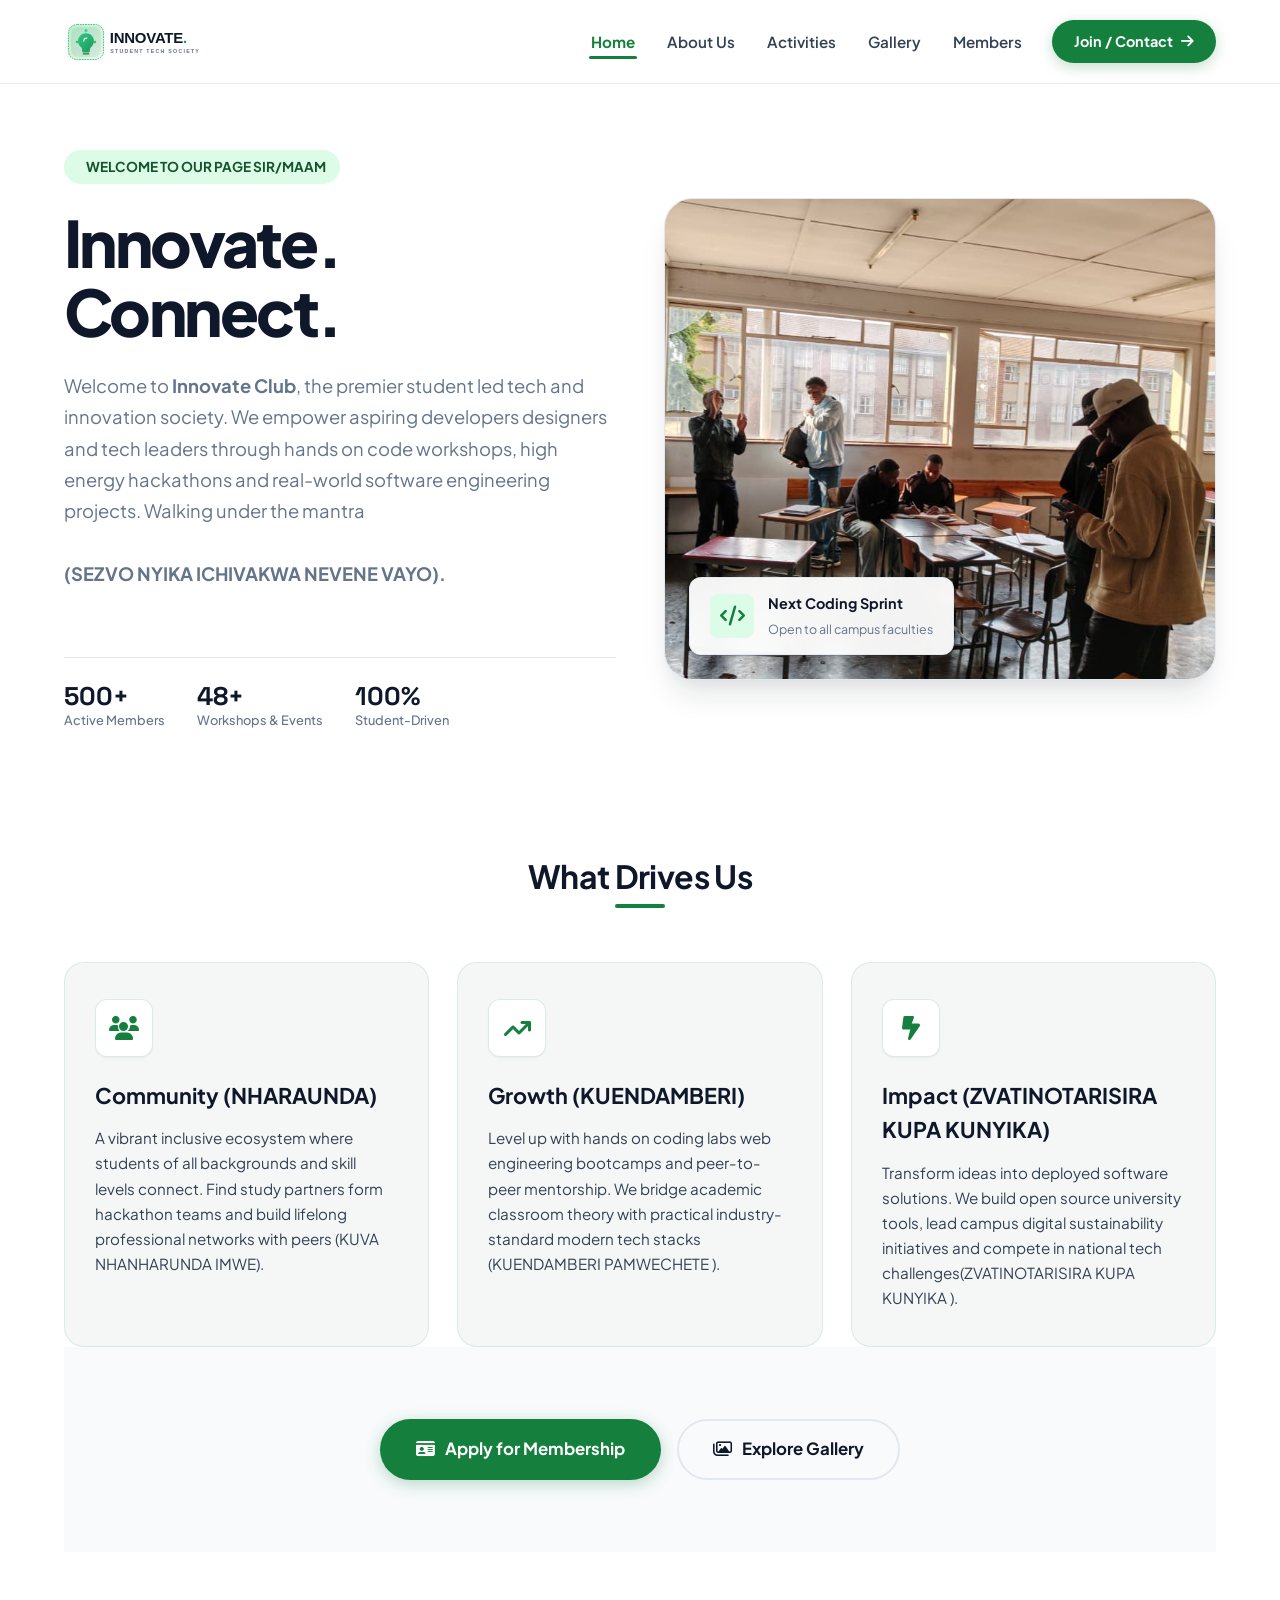
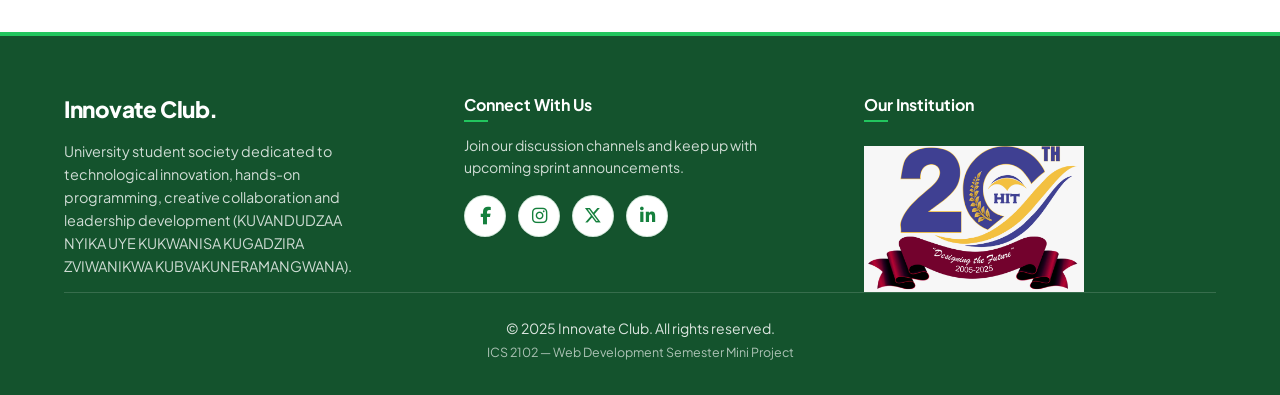
<file: index.html>
<!DOCTYPE html>
<html lang="en">
<head>
  <meta charset="UTF-8">
  <meta name="viewport" content="width=device-width, initial-scale=1.0">
  <title>Innovate Club — Student Tech & Innovation Society | Home</title>
  <meta name="description" content="Official website for Innovate Club — University student tech community fostering programming skills, hackathons, innovation, and leadership.">
  <link rel="icon" type="image/svg+xml" href="images/logo/favicon.svg">
  
  <!-- Font Awesome CDN for Icons -->
  <link rel="stylesheet" href="https://cdnjs.cloudflare.com/ajax/libs/font-awesome/6.5.1/css/all.min.css">
  
  <!-- Main Stylesheet -->
  <link rel="stylesheet" href="css/style.css">
</head>
<body>

  <!-- Site Header & Shared Navigation -->
  <header class="site-header" id="header">
    <div class="container header-container">
      <a href="index.html" class="brand-link" id="brandLogoLink">
        <img src="images/logo/logo.svg" alt="Innovate Club Logo" class="brand-logo">
      </a>

      <!-- Desktop & Mobile Navigation Menu -->
      <nav class="nav-menu" id="navMenu" aria-label="Main Navigation">
        <ul class="nav-list">
          <li><a href="index.html" class="nav-link active" id="navHome">Home</a></li>
          <li><a href="about.html" class="nav-link" id="navAbout">About Us</a></li>
          <li><a href="activities.html" class="nav-link" id="navActivities">Activities</a></li>
          <li><a href="gallery.html" class="nav-link" id="navGallery">Gallery</a></li>
          <li><a href="members.html" class="nav-link" id="navMembers">Members</a></li>
          <li><a href="join.html" class="nav-cta-btn" id="navJoin">Join / Contact <i class="fa-solid fa-arrow-right"></i></a></li>
        </ul>
      </nav>

      <!-- Mobile Navigation Hamburger Toggle -->
      <button class="mobile-toggle" id="mobileNavToggle" aria-label="Toggle Navigation Menu" aria-expanded="false">
        <i class="fa-solid fa-bars"></i>
      </button>
    </div>
  </header>

  <main class="main-content">
    
    <!-- Hero Section -->
    <section class="hero-section" id="hero">
      <div class="container hero-grid">
        
        <!-- Left Hero Content -->
        <div class="hero-content">
          <div class="hero-pill">
            <i class="fa-solid fa-sparkles"></i>  WELCOME TO OUR PAGE SIR/MAAM
          </div>
          
          <!-- Large bold headline, one word per line, last word in green -->
        <h1 class="hero-headline">
    <span>Innovate.</span>
    <span>Connect.</span>
</h1>

          <p class="hero-intro">
            Welcome to <strong>Innovate Club</strong>, the premier student led tech and innovation society. 
            We empower aspiring developers designers and tech leaders through hands on code workshops, 
            high energy hackathons and real-world software engineering projects. Walking under the mantra 
            <br>
            <br>
            <strong> (SEZVO NYIKA ICHIVAKWA NEVENE VAYO).</strong>
          </p>

          <div class="hero-cta-group">
         
          </div>

          <!-- Quick Stats -->
          <div class="hero-stats-row">
            <div class="stat-item">
              <span class="stat-number">500+</span>
              <span class="stat-label">Active Members</span>
            </div>
            <div class="stat-item">
              <span class="stat-number">48+</span>
              <span class="stat-label">Workshops & Events</span>
            </div>
            <div class="stat-item">
              <span  class="stat-number">100%</span>
              <span class="stat-label">Student-Driven</span>
            </div>
          </div>
        </div>

        <!-- Right Hero Illustration / Visual -->
        <div class="hero-visual">
          <div class="hero-image-card">
            <img src="images/gather arround.jpeg" alt="University students collaborating in modern campus innovation lab" id="heroCollabImage">
            <div class="hero-floating-badge">
              <div class="floating-icon">
                <i class="fa-solid fa-code"></i>
              </div>
              <div class="floating-text">
                <strong>Next Coding Sprint</strong>
                <span>Open to all campus faculties</span>
              </div>
            </div>
          </div>
        </div>

      </div>
    </section>

    <!-- Info Cards Section (Community / Growth / Impact) -->
    <section class="info-cards-section" id="pillars">
      <div class="container">
        
        <div class="section-header">
          <h2 class="section-title with-accent">What Drives Us</h2>
        
        </div>

        <div class="info-cards-grid">
          
          <!-- Card 1: Community -->
          <div class="info-card" id="cardCommunity">
            <div class="info-card-icon">
              <i class="fa-solid fa-users"></i>
            </div>
            <h3 class="info-card-title">Community (NHARAUNDA) </h3>
            <p class="info-card-desc">
              A vibrant  inclusive ecosystem where students of all backgrounds and skill levels connect. 
              Find study partners form hackathon teams and build lifelong professional networks with peers (KUVA NHANHARUNDA IMWE).
            </p>
          </div>

          <!-- Card 2: Growth -->
          <div class="info-card" id="cardGrowth">
            <div class="info-card-icon">
              <i class="fa-solid fa-arrow-trend-up"></i>
            </div>
            <h3 class="info-card-title">Growth (KUENDAMBERI) </h3>
            <p class="info-card-desc">
              Level up with hands on coding labs web engineering bootcamps and peer-to-peer mentorship. 
              We bridge academic classroom theory with practical industry-standard modern tech stacks (KUENDAMBERI PAMWECHETE ).
            </p>
          </div>

          <!-- Card 3: Impact -->
          <div class="info-card" id="cardImpact">
            <div class="info-card-icon">
              <i class="fa-solid fa-bolt-lightning"></i>
            </div>
            <h3 class="info-card-title">Impact (ZVATINOTARISIRA KUPA KUNYIKA) </h3>
            <p class="info-card-desc">
              Transform ideas into deployed software solutions. We build open source university tools, 
              lead campus digital sustainability initiatives and compete in national tech challenges(ZVATINOTARISIRA KUPA KUNYIKA ).
            </p>
          </div>

        </div>


    <!-- Student Spotlight / Callout Section -->
    <section class="section section-alt" id="ctaSection">
      <div class="container" style="text-align: center; max-width: 800px;">
        
        <div style="display:flex; justify-content:center; gap:16px; flex-wrap:wrap;">
          <a href="join.html" class="btn btn-primary btn-lg" id="homeCtaJoin">
            <i class="fa-solid fa-id-card"></i> Apply for Membership
          </a>
          <a href="gallery.html" class="btn btn-secondary btn-lg" id="homeCtaGallery">
            <i class="fa-regular fa-images"></i> Explore Gallery
          </a>
        </div>
      </div>
    </section>

  </main>


  <!-- Footer Section -->
  <footer class="site-footer" id="footer">
  <div class="container">
    <div class="footer-top-grid">
      <div class="footer-brand">
        <h4>Innovate Club.</h4>
        <p>
          University student society dedicated to technological innovation,
          hands-on programming, creative collaboration and leadership
          development (KUVANDUDZAA NYIKA UYE KUKWANISA KUGADZIRA
          ZVIWANIKWA KUBVAKUNERAMANGWANA).
        </p>
      </div>

      <div class="footer-col footer-connect">
        <h5>Connect With Us</h5>
        <p class="footer-description">
          Join our discussion channels and keep up with upcoming sprint announcements.
        </p>

        <div class="social-icons-row">
          <a href="https://facebook.com" target="_blank" rel="noopener noreferrer"
             class="social-circle-btn" aria-label="Facebook">
            <i class="fa-brands fa-facebook-f"></i>
          </a>
          <a href="https://instagram.com" target="_blank" rel="noopener noreferrer"
             class="social-circle-btn" aria-label="Instagram">
            <i class="fa-brands fa-instagram"></i>
          </a>
          <a href="https://twitter.com" target="_blank" rel="noopener noreferrer"
             class="social-circle-btn" aria-label="X">
            <i class="fa-brands fa-x-twitter"></i>
          </a>
          <a href="https://linkedin.com" target="_blank" rel="noopener noreferrer"
             class="social-circle-btn" aria-label="LinkedIn">
            <i class="fa-brands fa-linkedin-in"></i>
          </a>
        </div>
      </div>

      <div class="footer-col footer-institution">
        <h5>Our Institution</h5>
        <a href="https://www.hit.ac.zw/" target="_blank" rel="noopener noreferrer"
           aria-label="Harare Institute of Technology website">
          <img
            class="hit-logo"
            src="images/hit logo.jpg"
            alt="Harare Institute of Technology"
          >
        </a>
      </div>
    </div>

    <div class="footer-bottom">
      <p>&copy; 2025 Innovate Club. All rights reserved.</p>
      <p class="footer-course-tag">
        ICS 2102 — Web Development Semester Mini Project
      </p>
    </div>
  </div>
</footer>

<script src="js/script.js"></script>
</body>
</html>
</file>
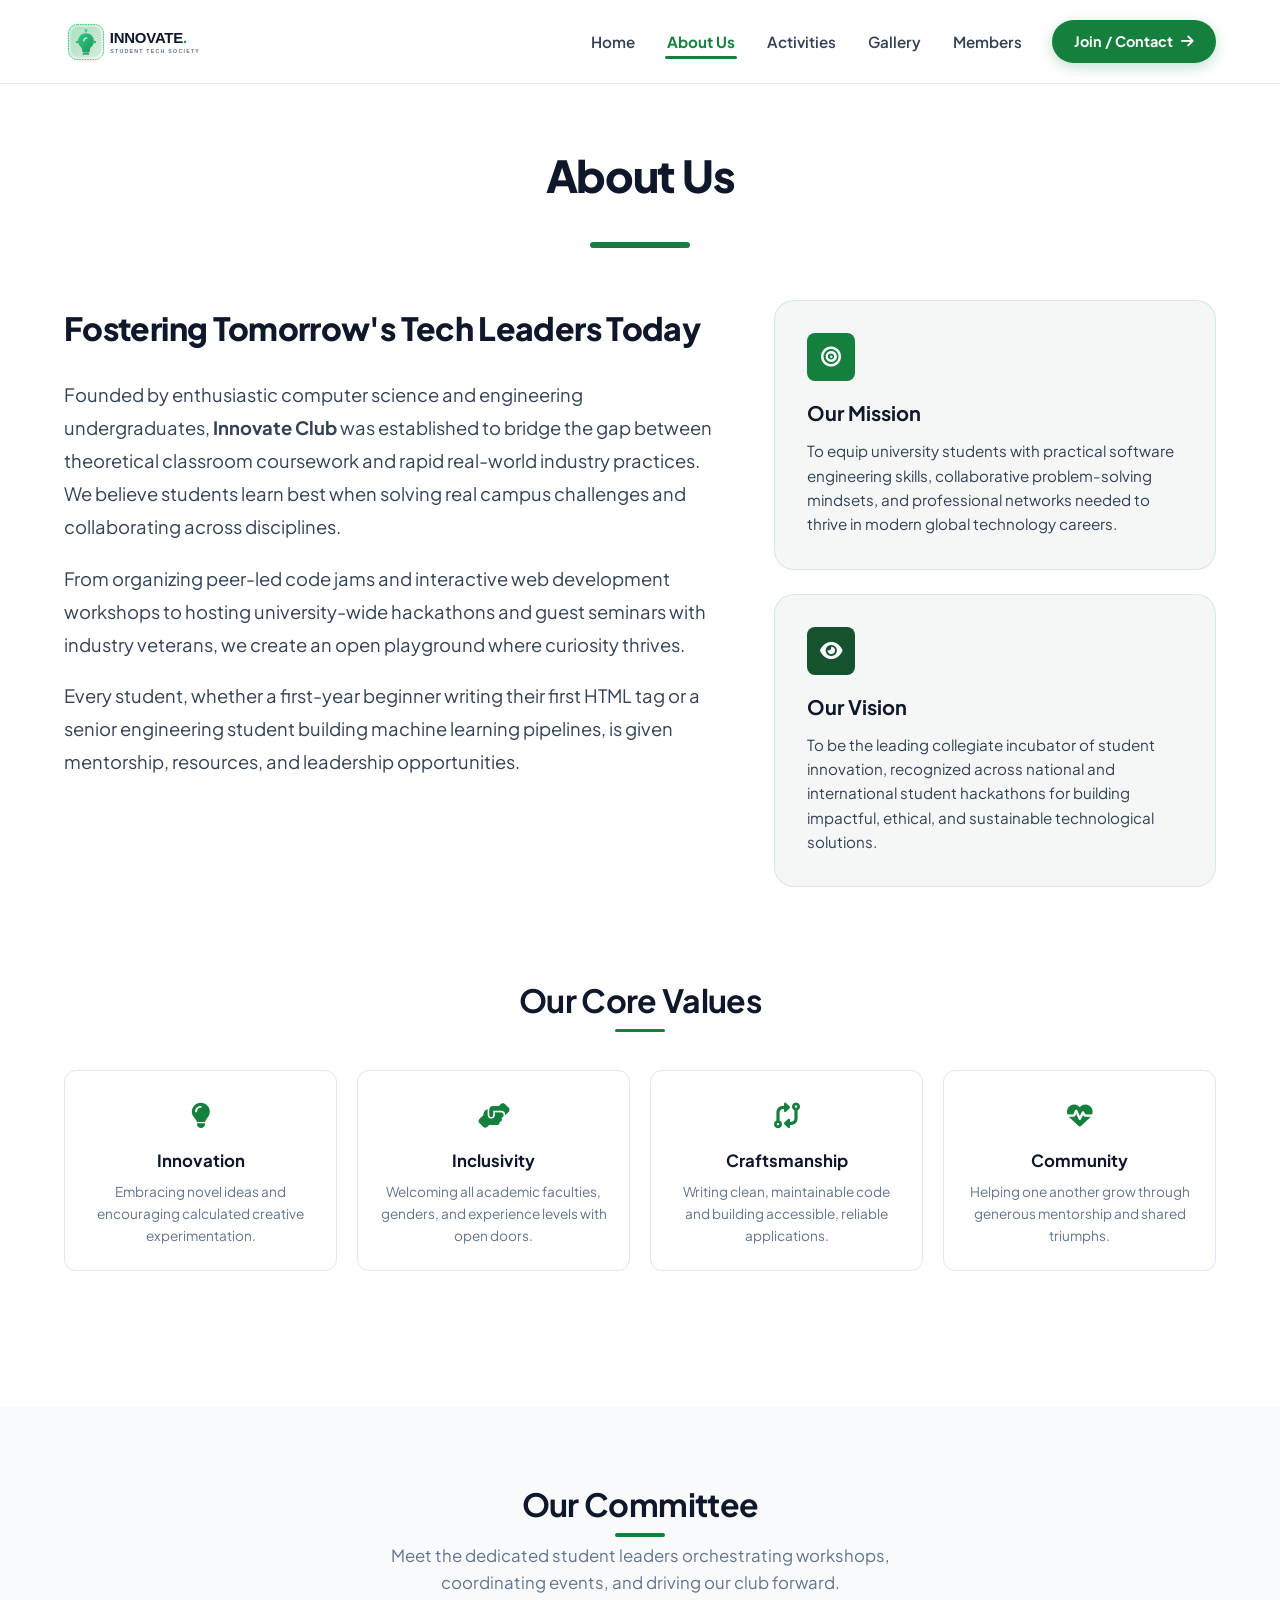
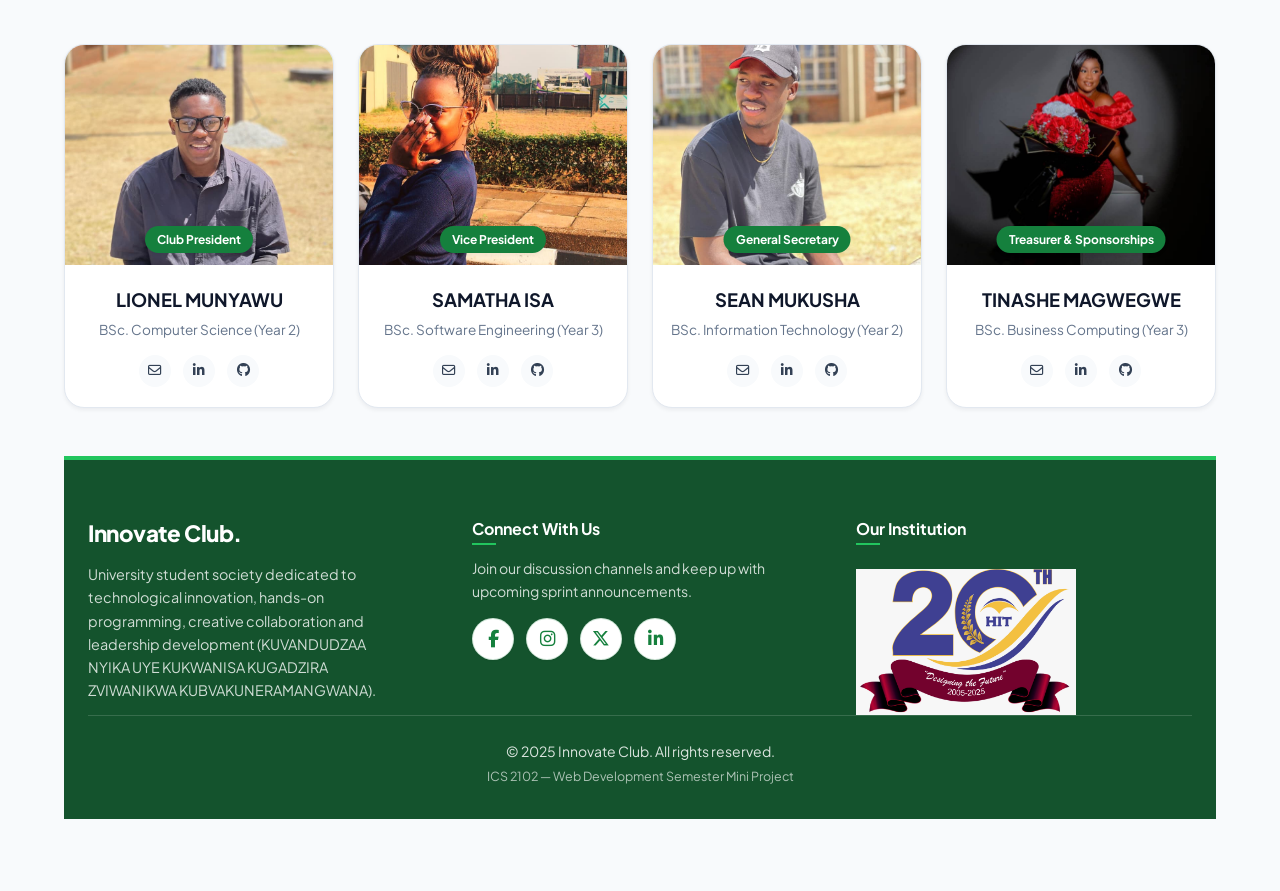
<file: about.html>
<!DOCTYPE html>
<html lang="en">
<head>
  <meta charset="UTF-8">
  <meta name="viewport" content="width=device-width, initial-scale=1.0">
  <title>About Us — Innovate Club | Student Tech & Innovation Society</title>
  <meta name="description" content="Learn about Innovate Club's mission, vision, committee leaders, and student-centric initiatives at the university.">
  <link rel="icon" type="image/svg+xml" href="images/logo/favicon.svg">
  
  <!-- Font Awesome CDN -->
  <link rel="stylesheet" href="https://cdnjs.cloudflare.com/ajax/libs/font-awesome/6.5.1/css/all.min.css">
  
  <!-- Main Stylesheet -->
  <link rel="stylesheet" href="css/style.css">
</head>
<body>

  <!-- Site Header & Shared Navigation -->
  <header class="site-header" id="header">
    <div class="container header-container">
      <a href="index.html" class="brand-link" id="brandLogoLink">
        <img src="images/logo/logo.svg" alt="Innovate Club Logo" class="brand-logo">
      </a>

      <nav class="nav-menu" id="navMenu" aria-label="Main Navigation">
        <ul class="nav-list">
          <li><a href="index.html" class="nav-link" id="navHome">Home</a></li>
          <li><a href="about.html" class="nav-link active" id="navAbout">About Us</a></li>
          <li><a href="activities.html" class="nav-link" id="navActivities">Activities</a></li>
          <li><a href="gallery.html" class="nav-link" id="navGallery">Gallery</a></li>
          <li><a href="members.html" class="nav-link" id="navMembers">Members</a></li>
          <li><a href="join.html" class="nav-cta-btn" id="navJoin">Join / Contact <i class="fa-solid fa-arrow-right"></i></a></li>
        </ul>
      </nav>

      <button class="mobile-toggle" id="mobileNavToggle" aria-label="Toggle Navigation Menu">
        <i class="fa-solid fa-bars"></i>
      </button>
    </div>
  </header>

  <main class="main-content">

    <!-- Page Header with Green Underline Accent -->
<section class="page-header">
    <div class="container">
        <h1 class="page-title">
            <span>About Us</span>
        </h1>
    </div>
</section>

    <!-- Intro & Mission / Vision Grid -->
    <section class="section" style="padding-top: 20px;">
      <div class="container">
        
        <div class="about-hero-grid">
          
          <!-- Left: Club Story & Purpose -->
          <div class="about-intro-text">
            <h2 style="font-size: 2rem; font-weight: 800; color: var(--color-text-main); margin-bottom: 20px; letter-spacing: -0.02em;">
              Fostering Tomorrow's Tech Leaders Today
            </h2>
            <p>
              Founded by enthusiastic computer science and engineering undergraduates, <strong>Innovate Club</strong> 
              was established to bridge the gap between theoretical classroom coursework and rapid real-world industry practices. 
              We believe students learn best when solving real campus challenges and collaborating across disciplines.
            </p>
            <p>
              From organizing peer-led code jams and interactive web development workshops to hosting university-wide 
              hackathons and guest seminars with industry veterans, we create an open playground where curiosity thrives.
            </p>
            <p>
              Every student, whether a first-year beginner writing their first HTML tag or a senior engineering student 
              building machine learning pipelines, is given mentorship, resources, and leadership opportunities.
            </p>

            <div style="margin-top: 32px; display: flex; gap: 16px; flex-wrap: wrap;">
              
             
            </div>
          </div>

          <!-- Right: Mission & Vision Cards (Light Card Background) -->
          <div class="about-cards-col">
            
            <div class="card-callout">
              <div class="card-callout-icon">
                <i class="fa-solid fa-bullseye"></i>
              </div>
              <h3 class="card-callout-title">Our Mission</h3>
              <p class="card-callout-desc">
                To equip university students with practical software engineering skills, collaborative 
                problem-solving mindsets, and professional networks needed to thrive in modern global technology careers.
              </p>
            </div>

            <div class="card-callout">
              <div class="card-callout-icon" style="background-color: var(--color-primary-dark);">
                <i class="fa-solid fa-eye"></i>
              </div>
              <h3 class="card-callout-title">Our Vision</h3>
              <p class="card-callout-desc">
                To be the leading collegiate incubator of student innovation, recognized across national and international 
                student hackathons for building impactful, ethical, and sustainable technological solutions.
              </p>
            </div>

          </div>

        </div>

        <!-- Core Values Grid -->
        <div class="section-header" style="margin-top: 40px; margin-bottom: 32px;">
          <h3 class="section-title with-accent">Our Core Values</h3>
        </div>

        <div class="values-grid">
          <div class="value-item">
            <div class="value-icon"><i class="fa-solid fa-lightbulb"></i></div>
            <h4>Innovation</h4>
            <p>Embracing novel ideas and encouraging calculated creative experimentation.</p>
          </div>
          <div class="value-item">
            <div class="value-icon"><i class="fa-solid fa-handshake-angle"></i></div>
            <h4>Inclusivity</h4>
            <p>Welcoming all academic faculties, genders, and experience levels with open doors.</p>
          </div>
          <div class="value-item">
            <div class="value-icon"><i class="fa-solid fa-code-compare"></i></div>
            <h4>Craftsmanship</h4>
            <p>Writing clean, maintainable code and building accessible, reliable applications.</p>
          </div>
          <div class="value-item">
            <div class="value-icon"><i class="fa-solid fa-heart-pulse"></i></div>
            <h4>Community</h4>
            <p>Helping one another grow through generous mentorship and shared triumphs.</p>
          </div>
        </div>

      </div>
    </section>

    <!-- Committee Section (Cards + HTML Table) -->
    <section class="section section-alt" id="committeeSection">
      <div class="container">
        
        <div class="section-header">
          <h2 class="section-title with-accent">Our Committee</h2>
          <p class="section-desc">
            Meet the dedicated student leaders orchestrating workshops, coordinating events, and driving our club forward.
          </p>
        </div>

        <!-- Committee Member Cards (President, Vice President, Secretary, Treasurer) -->
        <div class="committee-cards-grid">
          
          <!-- President -->
          <div class="member-card">
            <div class="member-avatar-box">
              <img src="images/presi leo.jpeg" alt="LIONEL MUNYAWU  - President" loading="lazy">
              <span class="member-role-badge">Club President</span>
            </div>
            <div class="member-info">
              <h3 class="member-name">LIONEL MUNYAWU </h3>
              <p class="member-course">BSc. Computer Science (Year 2)</p>
              <div class="member-socials">
                <a href="mailto:lionel.president@innovateclub.edu" title="Email Lionel"><i class="fa-regular fa-envelope"></i></a>
                <a href="https://linkedin.com" target="_blank" rel="noopener noreferrer" title="LinkedIn"><i class="fa-brands fa-linkedin-in"></i></a>
                <a href="https://github.com" target="_blank" rel="noopener noreferrer" title="GitHub"><i class="fa-brands fa-github"></i></a>
              </div>
            </div>
          </div>

          <!-- Vice President -->
          <div class="member-card">
            <div class="member-avatar-box">
              <img src="images/vice pres isa.jpeg" alt="SAMATHA ISA  - Vice President" loading="lazy">
              <span class="member-role-badge">Vice President</span>
            </div>
            <div class="member-info">
              <h3 class="member-name">SAMATHA ISA  </h3>
              <p class="member-course">BSc. Software Engineering (Year 3)</p>
              <div class="member-socials">
                <a href="mailto:samatha.vp@innovateclub.edu" title="Email Samatha"><i class="fa-regular fa-envelope"></i></a>
                <a href="https://linkedin.com" target="_blank" rel="noopener noreferrer" title="LinkedIn"><i class="fa-brands fa-linkedin-in"></i></a>
                <a href="https://github.com" target="_blank" rel="noopener noreferrer" title="GitHub"><i class="fa-brands fa-github"></i></a>
              </div>
            </div>
          </div>

          <!-- Secretary -->
          <div class="member-card">
            <div class="member-avatar-box">
              <img src="images/sean the secretay.jpeg" alt="SEAN MUKUSHA - Secretary" loading="lazy">
              <span class="member-role-badge">General Secretary</span>
            </div>
            <div class="member-info">
              <h3 class="member-name">SEAN MUKUSHA </h3>
              <p class="member-course">BSc. Information Technology (Year 2)</p>
              <div class="member-socials">
                <a href="mailto:sean.secretary@innovateclub.edu" title="Email Sean"><i class="fa-regular fa-envelope"></i></a>
                <a href="https://linkedin.com" target="_blank" rel="noopener noreferrer" title="LinkedIn"><i class="fa-brands fa-linkedin-in"></i></a>
                <a href="https://github.com" target="_blank" rel="noopener noreferrer" title="GitHub"><i class="fa-brands fa-github"></i></a>
              </div>
            </div>
          </div>

          <!-- Treasurer -->
          <div class="member-card">
            <div class="member-avatar-box">
              <img src="images/TINA.jpeg" alt="TINASHE MAGWEGWE   - Treasurer" loading="lazy">
              <span class="member-role-badge">Treasurer & Sponsorships</span>
            </div>
            <div class="member-info">
              <h3 class="member-name">TINASHE MAGWEGWE </h3>
              <p class="member-course">BSc. Business Computing (Year 3)</p>
              <div class="member-socials">
                <a href="mailto:tinashe.treasurer@innovateclub.edu" title="Email TINASHE"><i class="fa-regular fa-envelope"></i></a>
                <a href="https://linkedin.com" target="_blank" rel="noopener noreferrer" title="LinkedIn"><i class="fa-brands fa-linkedin-in"></i></a>
                <a href="https://github.com" target="_blank" rel="noopener noreferrer" title="GitHub"><i class="fa-brands fa-github"></i></a>
              </div>
            </div>
          </div>

        </div>

      

  <!-- Footer Section -->
  <footer class="site-footer" id="footer">
  <div class="container">
    <div class="footer-top-grid">
      <div class="footer-brand">
        <h4>Innovate Club.</h4>
        <p>
          University student society dedicated to technological innovation,
          hands-on programming, creative collaboration and leadership
          development (KUVANDUDZAA NYIKA UYE KUKWANISA KUGADZIRA
          ZVIWANIKWA KUBVAKUNERAMANGWANA).
        </p>
      </div>

      <div class="footer-col footer-connect">
        <h5>Connect With Us</h5>
        <p class="footer-description">
          Join our discussion channels and keep up with upcoming sprint announcements.
        </p>

        <div class="social-icons-row">
          <a href="https://facebook.com" target="_blank" rel="noopener noreferrer"
             class="social-circle-btn" aria-label="Facebook">
            <i class="fa-brands fa-facebook-f"></i>
          </a>
          <a href="https://instagram.com" target="_blank" rel="noopener noreferrer"
             class="social-circle-btn" aria-label="Instagram">
            <i class="fa-brands fa-instagram"></i>
          </a>
          <a href="https://twitter.com" target="_blank" rel="noopener noreferrer"
             class="social-circle-btn" aria-label="X">
            <i class="fa-brands fa-x-twitter"></i>
          </a>
          <a href="https://linkedin.com" target="_blank" rel="noopener noreferrer"
             class="social-circle-btn" aria-label="LinkedIn">
            <i class="fa-brands fa-linkedin-in"></i>
          </a>
        </div>
      </div>

      <div class="footer-col footer-institution">
        <h5>Our Institution</h5>
        <a href="https://www.hit.ac.zw/" target="_blank" rel="noopener noreferrer"
           aria-label="Harare Institute of Technology website">
          <img
            class="hit-logo"
            src="images/hit logo.jpg"
            alt="Harare Institute of Technology"
          >
        </a>
      </div>
    </div>

    <div class="footer-bottom">
      <p>&copy; 2025 Innovate Club. All rights reserved.</p>
      <p class="footer-course-tag">
        ICS 2102 — Web Development Semester Mini Project
      </p>
    </div>
  </div>
</footer>

<script src="js/script.js"></script>
</body>
</html>
</file>
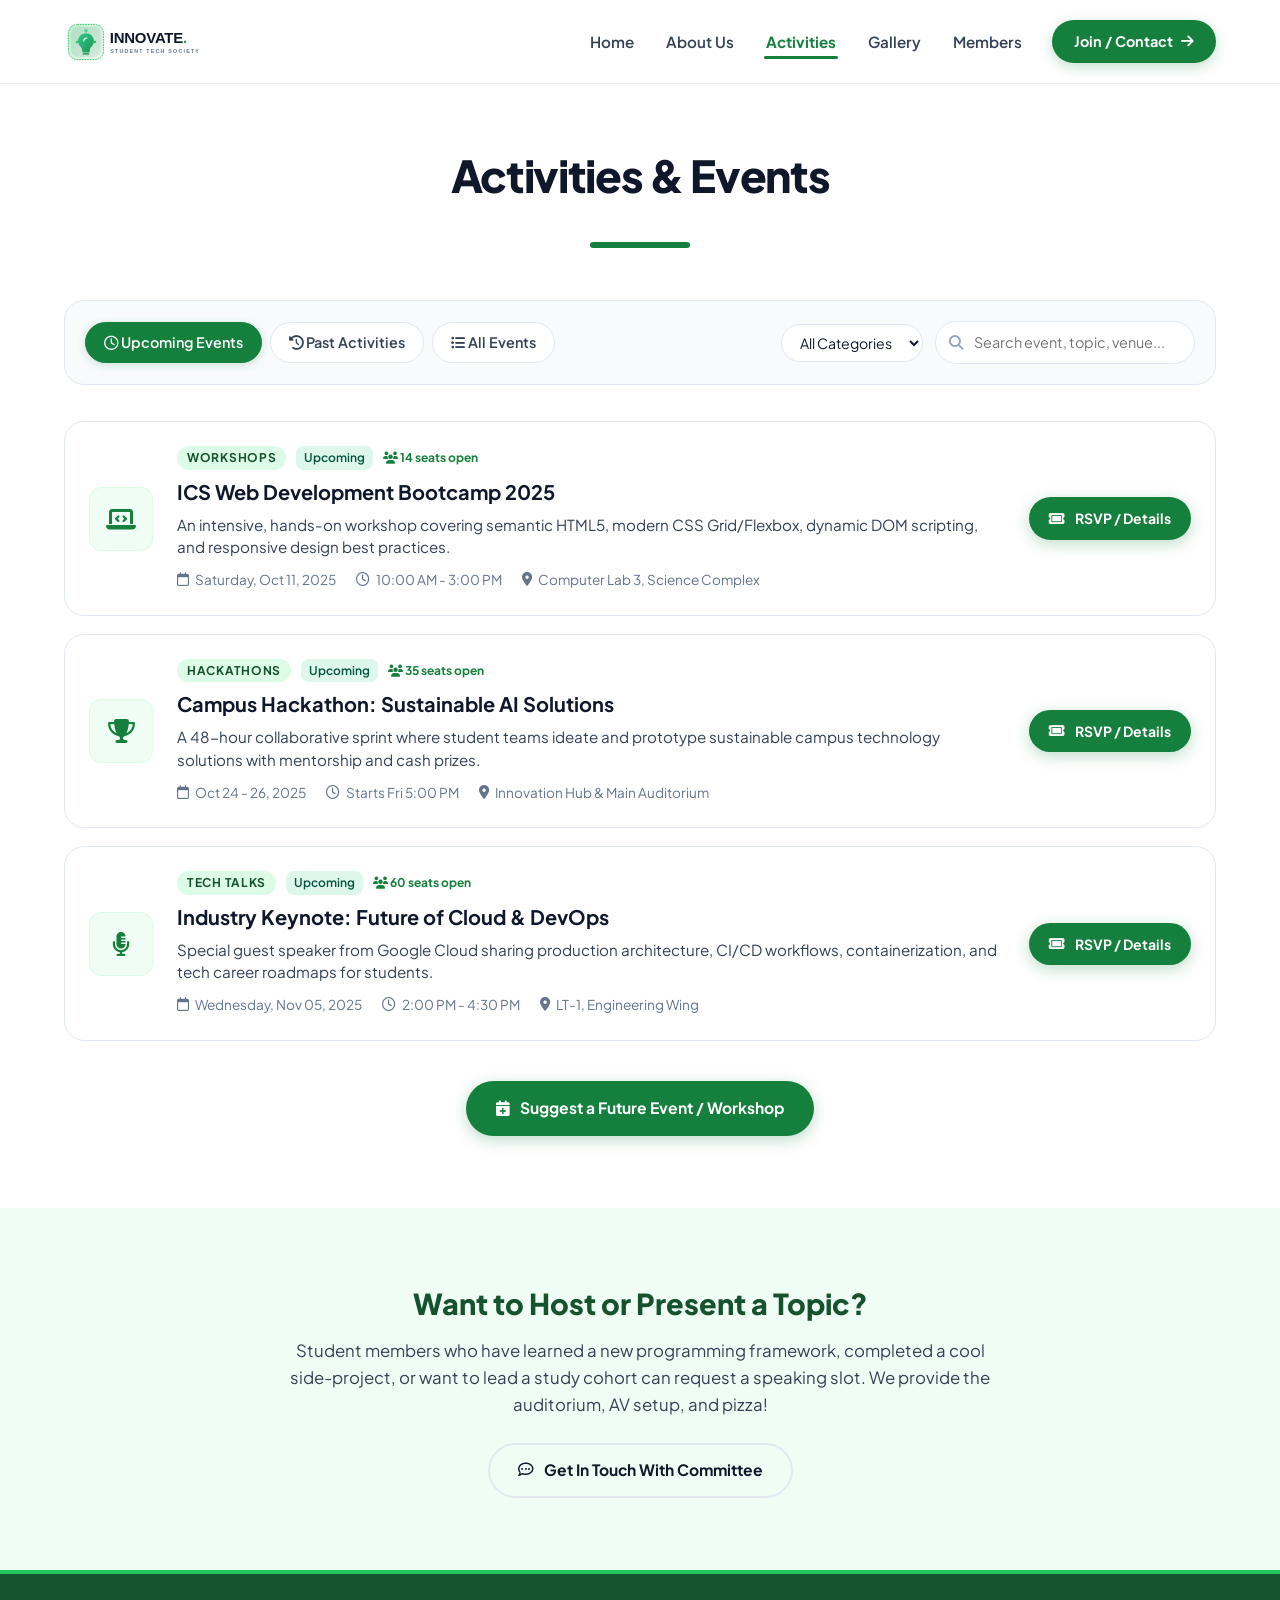
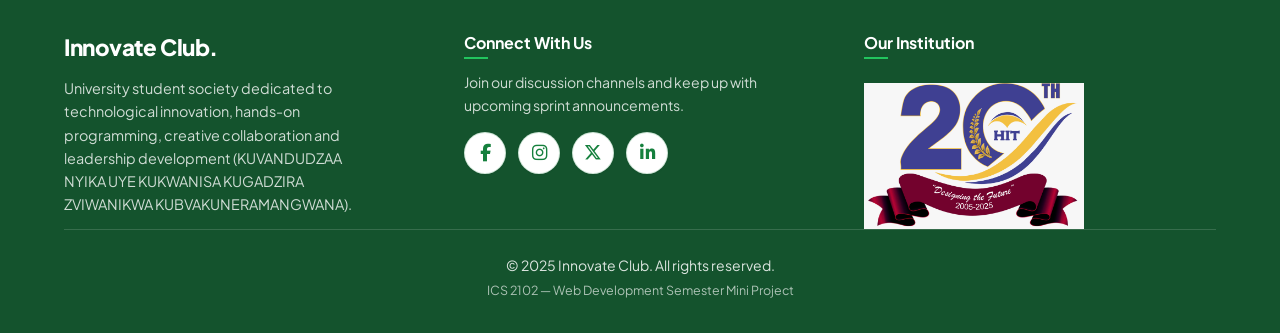
<file: activities.html>
<!DOCTYPE html>
<html lang="en">

<head>
  <meta charset="UTF-8">
  <meta name="viewport" content="width=device-width, initial-scale=1.0">
  <title>Activities & Events — Innovate Club | Workshops, Hackathons & Seminars</title>
  <meta name="description"
    content="Explore upcoming coding workshops, tech hackathons, industry talks, and past activities organized by Innovate Club.">
  <link rel="icon" type="image/svg+xml" href="images/logo/favicon.svg">

  <!-- Font Awesome CDN -->
  <link rel="stylesheet" href="https://cdnjs.cloudflare.com/ajax/libs/font-awesome/6.5.1/css/all.min.css">

  <!-- Main Stylesheet -->
  <link rel="stylesheet" href="css/style.css">
</head>

<body>

  <!-- Site Header & Shared Navigation -->
  <header class="site-header" id="header">
    <div class="container header-container">
      <a href="index.html" class="brand-link" id="brandLogoLink">
        <img src="images/logo/logo.svg" alt="Innovate Club Logo" class="brand-logo">
      </a>

      <nav class="nav-menu" id="navMenu" aria-label="Main Navigation">
        <ul class="nav-list">
          <li><a href="index.html" class="nav-link" id="navHome">Home</a></li>
          <li><a href="about.html" class="nav-link" id="navAbout">About Us</a></li>
          <li><a href="activities.html" class="nav-link active" id="navActivities">Activities</a></li>
          <li><a href="gallery.html" class="nav-link" id="navGallery">Gallery</a></li>
          <li><a href="members.html" class="nav-link" id="navMembers">Members</a></li>
          <li><a href="join.html" class="nav-cta-btn" id="navJoin">Join / Contact <i
                class="fa-solid fa-arrow-right"></i></a></li>
        </ul>
      </nav>

      <button class="mobile-toggle" id="mobileNavToggle" aria-label="Toggle Navigation Menu">
        <i class="fa-solid fa-bars"></i>
      </button>
    </div>
  </header>

  <main class="main-content">

    <!-- Page Header with Green Underline Accent -->
    <section class="page-header">
      <div class="container">
        <h1 class="page-title">Activities & Events</h1>
     
      </div>
    </section>

    <!-- Events Section -->
    <section class="section" style="padding-top: 20px;">
      <div class="container">

        <!-- Interactive Toolbar: Tabs, Category Filter & Live Search -->
        <div class="events-toolbar" id="eventsToolbar">

          <!-- Tabs: Upcoming Events / Past Activities (Mockup requirement) -->
          <div class="tabs-group" id="eventsTabsGroup">
            <button class="tab-btn event-tab-btn active" data-tab="upcoming" id="tabUpcoming">
              <i class="fa-regular fa-clock"></i> Upcoming Events
            </button>
            <button class="tab-btn event-tab-btn" data-tab="completed" id="tabPast">
              <i class="fa-solid fa-clock-rotate-left"></i> Past Activities
            </button>
            <button class="tab-btn event-tab-btn" data-tab="all" id="tabAll">
              <i class="fa-solid fa-list-ul"></i> All Events
            </button>
          </div>

          <!-- Category Dropdown & Search -->
          <div style="display: flex; align-items: center; gap: 12px; flex-wrap: wrap;">
            <select id="eventCategorySelect" class="form-select"
              style="width: auto; padding: 8px 14px; font-size: 0.88rem; border-radius: var(--radius-full); cursor: pointer;"
              aria-label="Filter events by category">
              <option value="all">All Categories</option>
              <option value="Workshops">Workshops</option>
              <option value="Hackathons">Hackathons</option>
              <option value="Tech Talks">Tech Talks</option>
              <option value="Socials">Socials</option>
            </select>

            <div class="search-box">
              <i class="fa-solid fa-magnifying-glass"></i>
              <input type="text" id="eventsSearchInput" placeholder="Search event, topic, venue..."
                aria-label="Search events">
            </div>
          </div>

        </div>

        <!-- Dynamic Events Container (Injected by js/script.js via loops and DOM methods) -->
        <div class="events-container" id="eventsListContainer" aria-live="polite">
          <!-- Fallback noscript or loading placeholder -->
          <div class="empty-events-state">
            <i class="fa-solid fa-circle-notch fa-spin"></i>
            <h3>Loading events...</h3>
          </div>
        </div>

        <!-- View All Events Action -->
        <div style="text-align: center; margin-top: 36px;">
          <a href="join.html" class="btn btn-primary" id="viewAllEventsBtn">
            <i class="fa-solid fa-calendar-plus"></i> Suggest a Future Event / Workshop
          </a>
        </div>

      </div>
    </section>

    <!-- Event Highlights Callout -->
    <section class="section section-tint">
      <div class="container" style="text-align: center; max-width: 760px;">
        <h2 style="font-size: 1.8rem; font-weight: 800; color: var(--color-primary-dark); margin-bottom: 12px;">
          Want to Host or Present a Topic?
        </h2>
        <p style="font-size: 1.05rem; color: var(--color-text-body); margin-bottom: 24px; line-height: 1.6;">
          Student members who have learned a new programming framework, completed a cool side-project,
          or want to lead a study cohort can request a speaking slot. We provide the auditorium, AV setup, and pizza!
        </p>
        <a href="join.html" class="btn btn-secondary"><i class="fa-regular fa-comment-dots"></i> Get In Touch With
          Committee</a>
      </div>
    </section>

  </main>

  
  <!-- Footer Section -->
  <footer class="site-footer" id="footer">
  <div class="container">
    <div class="footer-top-grid">
      <div class="footer-brand">
        <h4>Innovate Club.</h4>
        <p>
          University student society dedicated to technological innovation,
          hands-on programming, creative collaboration and leadership
          development (KUVANDUDZAA NYIKA UYE KUKWANISA KUGADZIRA
          ZVIWANIKWA KUBVAKUNERAMANGWANA).
        </p>
      </div>

      <div class="footer-col footer-connect">
        <h5>Connect With Us</h5>
        <p class="footer-description">
          Join our discussion channels and keep up with upcoming sprint announcements.
        </p>

        <div class="social-icons-row">
          <a href="https://facebook.com" target="_blank" rel="noopener noreferrer"
             class="social-circle-btn" aria-label="Facebook">
            <i class="fa-brands fa-facebook-f"></i>
          </a>
          <a href="https://instagram.com" target="_blank" rel="noopener noreferrer"
             class="social-circle-btn" aria-label="Instagram">
            <i class="fa-brands fa-instagram"></i>
          </a>
          <a href="https://twitter.com" target="_blank" rel="noopener noreferrer"
             class="social-circle-btn" aria-label="X">
            <i class="fa-brands fa-x-twitter"></i>
          </a>
          <a href="https://linkedin.com" target="_blank" rel="noopener noreferrer"
             class="social-circle-btn" aria-label="LinkedIn">
            <i class="fa-brands fa-linkedin-in"></i>
          </a>
        </div>
      </div>

      <div class="footer-col footer-institution">
        <h5>Our Institution</h5>
        <a href="https://www.hit.ac.zw/" target="_blank" rel="noopener noreferrer"
           aria-label="Harare Institute of Technology website">
          <img
            class="hit-logo"
            src="images/hit logo.jpg"
            alt="Harare Institute of Technology"
          >
        </a>
      </div>
    </div>

    <div class="footer-bottom">
      <p>&copy; 2025 Innovate Club. All rights reserved.</p>
      <p class="footer-course-tag">
        ICS 2102 — Web Development Semester Mini Project
      </p>
    </div>
  </div>
</footer>

<script src="js/script.js"></script>
</body>
</html>
</file>
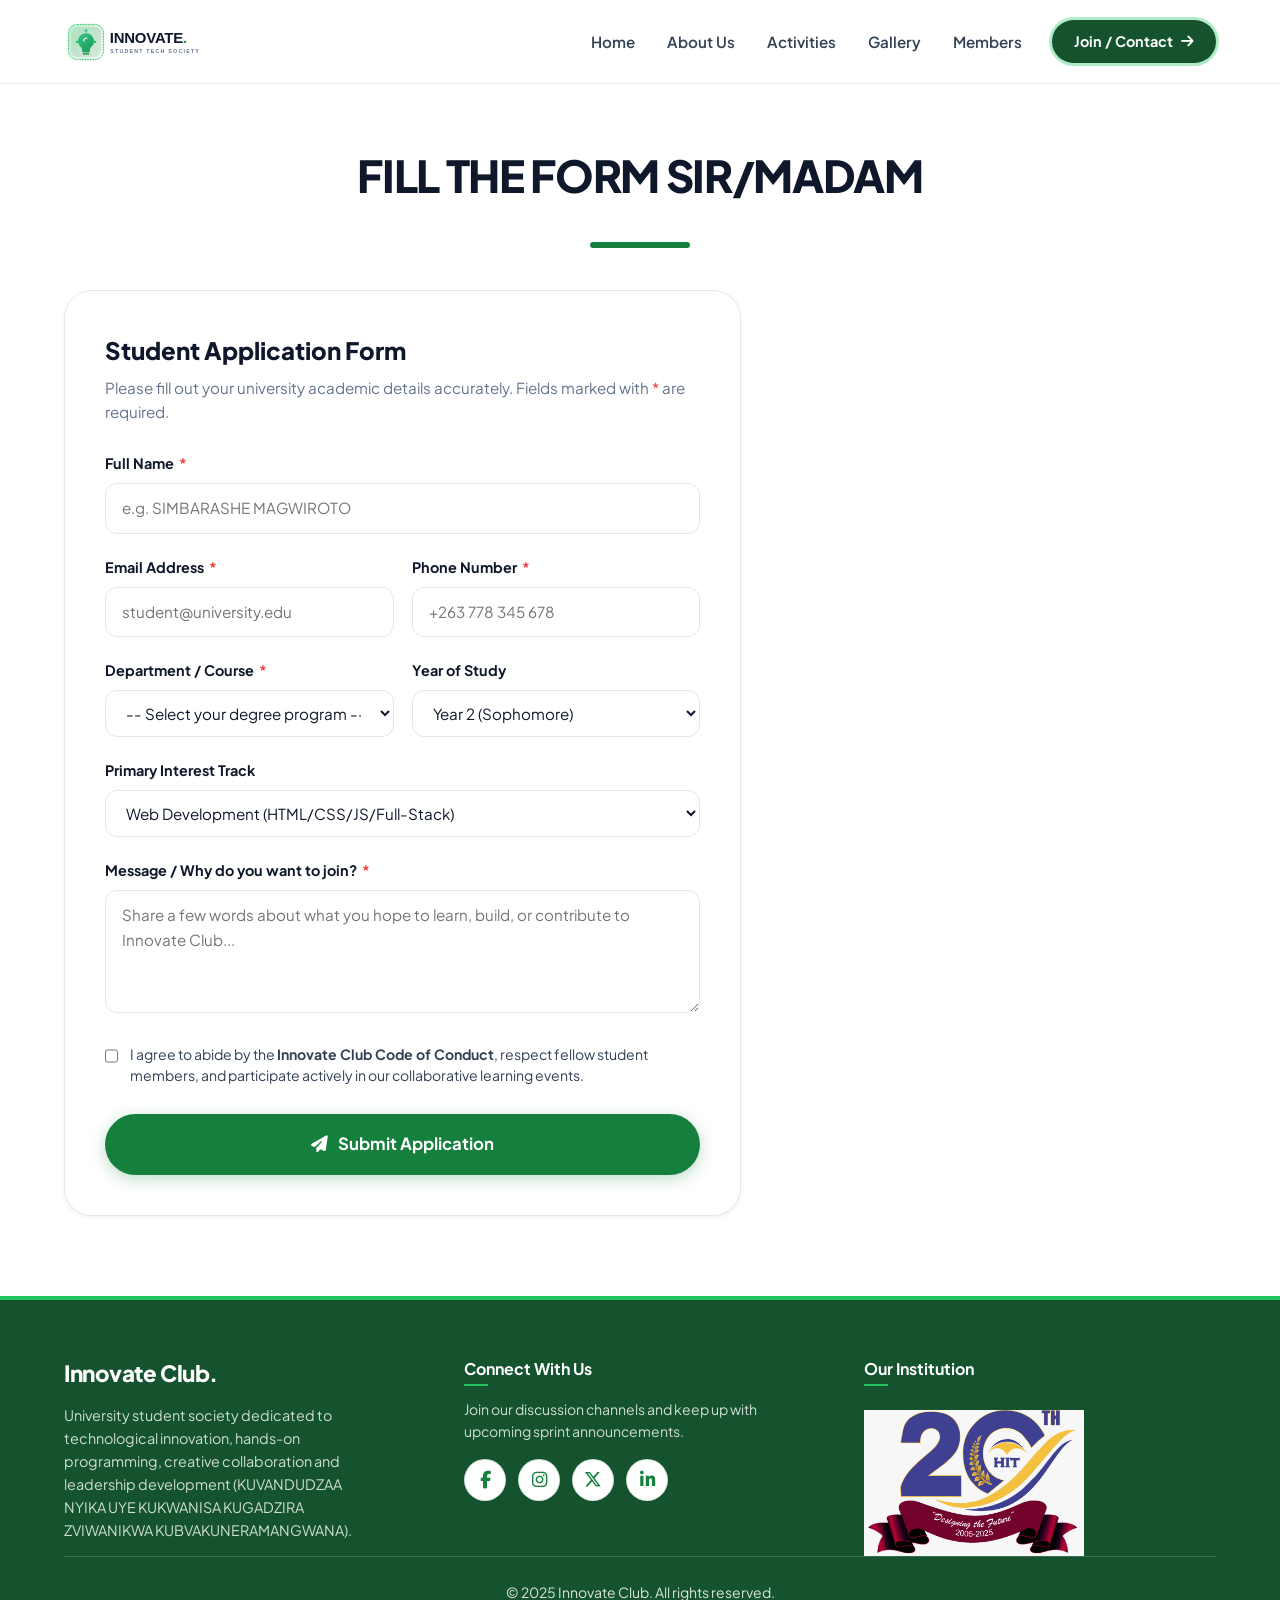
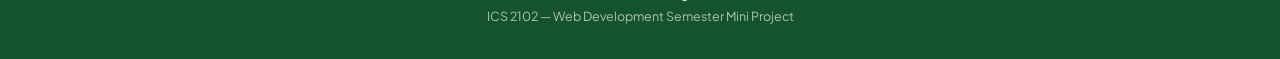
<file: contact.html>
<!DOCTYPE html>
<html lang="en">
<head>
  <meta charset="UTF-8">
  <meta http-equiv="refresh" content="0; url=join.html">
  <title>Redirecting to Join / Contact Us — Innovate Club</title>
  <link rel="canonical" href="join.html">
  <script>window.location.replace("join.html");</script>
</head>
<body style="font-family: sans-serif; text-align: center; padding: 50px;">
  <p>Redirecting to <a href="join.html">Join / Contact Us page</a>...</p>
</body>
</html>
</file>
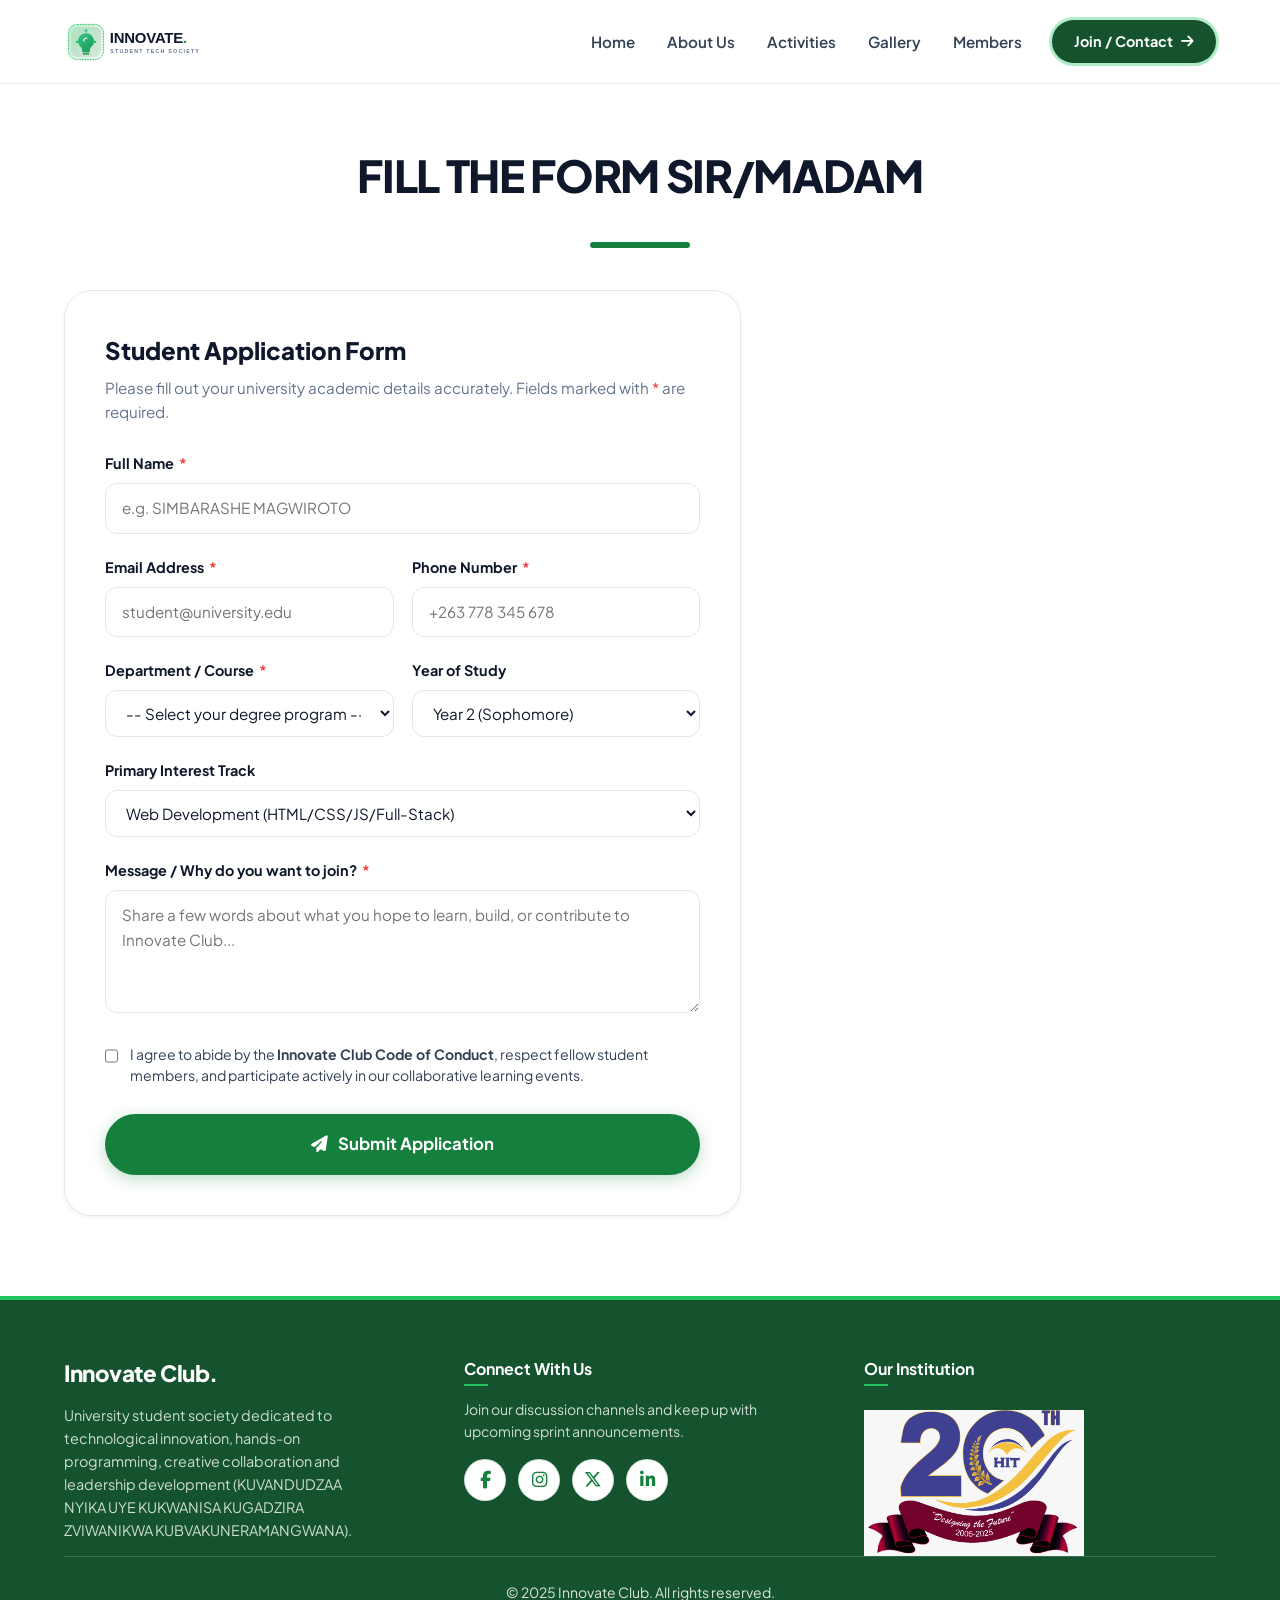
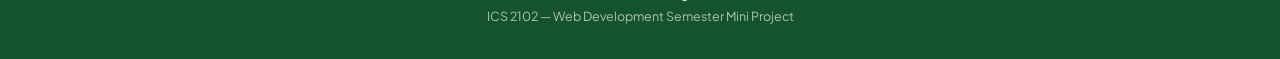
<file: join.html>
<!DOCTYPE html>
<html lang="en">
<head>
  <meta charset="UTF-8">
  <meta name="viewport" content="width=device-width, initial-scale=1.0">
  <title>Join / Contact Us — Innovate Club | Membership Application</title>
  <meta name="description" content="Apply to join Innovate Club or contact the student executive committee for inquiries, sponsorships, and event partnerships.">
  <link rel="icon" type="image/svg+xml" href="images/logo/favicon.svg">
  
  <!-- Font Awesome CDN -->
  <link rel="stylesheet" href="https://cdnjs.cloudflare.com/ajax/libs/font-awesome/6.5.1/css/all.min.css">
  
  <!-- Main Stylesheet -->
  <link rel="stylesheet" href="css/style.css">
</head>
<body>

  <!-- Site Header & Shared Navigation -->
  <header class="site-header" id="header">
    <div class="container header-container">
      <a href="index.html" class="brand-link" id="brandLogoLink">
        <img src="images/logo/logo.svg" alt="Innovate Club Logo" class="brand-logo">
      </a>

      <nav class="nav-menu" id="navMenu" aria-label="Main Navigation">
        <ul class="nav-list">
          <li><a href="index.html" class="nav-link" id="navHome">Home</a></li>
          <li><a href="about.html" class="nav-link" id="navAbout">About Us</a></li>
          <li><a href="activities.html" class="nav-link" id="navActivities">Activities</a></li>
          <li><a href="gallery.html" class="nav-link" id="navGallery">Gallery</a></li>
          <li><a href="members.html" class="nav-link" id="navMembers">Members</a></li>
          <li><a href="join.html" class="nav-cta-btn active" id="navJoin">Join / Contact <i class="fa-solid fa-arrow-right"></i></a></li>
        </ul>
      </nav>

      <button class="mobile-toggle" id="mobileNavToggle" aria-label="Toggle Navigation Menu">
        <i class="fa-solid fa-bars"></i>
      </button>
    </div>
  </header>

  <main class="main-content">

    <!-- Page Header with Green Underline Accent & Instruction Line beneath -->
    <section class="page-header">
      <div class="container">
        <h1 class="page-title">FILL THE FORM SIR/MADAM</h1>
          
       </div>
    </section>

    <!-- Form & Contact Information Grid -->
    <section class="section" style="padding-top: 10px; padding-bottom: 80px;">
      <div class="container">
        
        <div class="contact-layout-grid">
          
          <!-- Left: Membership & Contact Form -->
          <div class="form-card" id="joinFormCard">
            
            <div class="form-header-box">
              <h3>Student Application Form</h3>
              <p>Please fill out your university academic details accurately. Fields marked with <span style="color:var(--color-danger);">*</span> are required.</p>
            </div>

            <!-- Dynamic Feedback Alert Banner -->
            <div id="formResponseBanner" class="form-response-banner" role="alert"></div>

            <!-- Main Form submitting to php/join.php -->
            <form action="php/join.php" method="POST" id="joinClubForm" novalidate>
              
              <!-- Full Name Field -->
              <div class="form-group">
                <label for="fullname" class="form-label">Full Name <span class="req">*</span></label>
                <input 
                  type="text" 
                  id="fullname" 
                  name="fullname" 
                  class="form-input" 
                  placeholder="e.g. SIMBARASHE MAGWIROTO" 
                  required
                  autocomplete="name"
                >
                <span class="form-error-msg" id="nameError"></span>
              </div>

              <!-- Email & Phone Row -->
              <div class="form-row">
                <div class="form-group">
                  <label for="email" class="form-label">Email Address <span class="req">*</span></label>
                  <input 
                    type="email" 
                    id="email" 
                    name="email" 
                    class="form-input" 
                    placeholder="student@university.edu" 
                    required
                    autocomplete="email"
                  >
                  <span class="form-error-msg" id="emailError"></span>
                </div>

                <div class="form-group">
                  <label for="phone" class="form-label">Phone Number <span class="req">*</span></label>
                  <input 
                    type="tel" 
                    id="phone" 
                    name="phone" 
                    class="form-input" 
                    placeholder="+263 778 345 678" 
                    required
                    autocomplete="tel"
                  >
                  <span class="form-error-msg" id="phoneError"></span>
                </div>
              </div>

              <!-- Department / Course & Year Row -->
              <div class="form-row">
                <div class="form-group">
                  <label for="course" class="form-label">Department / Course <span class="req">*</span></label>
                  <select id="course" name="course" class="form-select" required>
                    <option value="" disabled selected>-- Select your degree program --</option>
                    <option value="Computer Science">BSc. Computer Science</option>
                    <option value="Information Technology">BSc. Information Technology</option>
                    <option value="Software Engineering">BSc. Software Engineering</option>
                    <option value="Business Computing">BSc. Business Information Technology</option>
                    <option value="Electrical Engineering">BSc. Electrical & Electronic Engineering</option>
                    <option value="Data Science">BSc. Data Science & Analytics</option>
                    <option value="Other Department">Other University Faculty</option>
                  </select>
                  <span class="form-error-msg" id="courseError"></span>
                </div>

                <div class="form-group">
                  <label for="year_of_study" class="form-label">Year of Study</label>
                  <select id="year_of_study" name="year_of_study" class="form-select">
                    <option value="Year 1">Year 1 (Freshman)</option>
                    <option value="Year 2" selected>Year 2 (Sophomore)</option>
                    <option value="Year 3">Year 3 (Junior)</option>
                    <option value="Year 4+">Year 4+ (Senior / Postgrad)</option>
                  </select>
                </div>
              </div>

              <!-- Primary Technical Interest Track -->
              <div class="form-group">
                <label for="interest" class="form-label">Primary Interest Track</label>
                <select id="interest" name="interest" class="form-select">
                  <option value="Web Development (HTML/CSS/JS/Fullstack)">Web Development (HTML/CSS/JS/Full-Stack)</option>
                  <option value="Mobile App Development">Mobile App Development (Flutter / Android / iOS)</option>
                  <option value="AI & Machine Learning">Artificial Intelligence & Data Science</option>
                  <option value="UI/UX Product Design">UI/UX & Product Design</option>
                  <option value="Cybersecurity & Cloud">Cybersecurity, DevOps & Cloud Computing</option>
                  <option value="Hardware & IoT Robotics">Hardware, Embedded Systems & IoT</option>
                </select>
              </div>

              <!-- Message / Reason for Joining (Textarea) -->
              <div class="form-group">
                <label for="message" class="form-label">Message / Why do you want to join? <span class="req">*</span></label>
                <textarea 
                  id="message" 
                  name="message" 
                  rows="4" 
                  class="form-textarea" 
                  placeholder="Share a few words about what you hope to learn, build, or contribute to Innovate Club..." 
                  required
                ></textarea>
                <span class="form-error-msg" id="messageError"></span>
              </div>

              <!-- Terms & Code of Conduct Checkbox -->
              <div class="checkbox-group">
                <input type="checkbox" id="consent" name="consent" required>
                <label for="consent" class="checkbox-label">
                  I agree to abide by the <strong>Innovate Club Code of Conduct</strong>, respect fellow student members, 
                  and participate actively in our collaborative learning events.
                </label>
              </div>
              <span class="form-error-msg" id="consentError" style="margin-top: -18px; margin-bottom: 20px;"></span>

              <!-- Green Submit Button -->
              <button type="submit" class="btn btn-primary btn-lg" id="joinSubmitBtn" style="width: 100%;">
                <i class="fa-solid fa-paper-plane"></i> Submit Application
              </button>

            </form>

          </div>

       

           
          </aside>

        </div>

      </div>
    </section>

  </main>

  
  <!-- Footer Section -->
  <footer class="site-footer" id="footer">
  <div class="container">
    <div class="footer-top-grid">
      <div class="footer-brand">
        <h4>Innovate Club.</h4>
        <p>
          University student society dedicated to technological innovation,
          hands-on programming, creative collaboration and leadership
          development (KUVANDUDZAA NYIKA UYE KUKWANISA KUGADZIRA
          ZVIWANIKWA KUBVAKUNERAMANGWANA).
        </p>
      </div>

      <div class="footer-col footer-connect">
        <h5>Connect With Us</h5>
        <p class="footer-description">
          Join our discussion channels and keep up with upcoming sprint announcements.
        </p>

        <div class="social-icons-row">
          <a href="https://facebook.com" target="_blank" rel="noopener noreferrer"
             class="social-circle-btn" aria-label="Facebook">
            <i class="fa-brands fa-facebook-f"></i>
          </a>
          <a href="https://instagram.com" target="_blank" rel="noopener noreferrer"
             class="social-circle-btn" aria-label="Instagram">
            <i class="fa-brands fa-instagram"></i>
          </a>
          <a href="https://twitter.com" target="_blank" rel="noopener noreferrer"
             class="social-circle-btn" aria-label="X">
            <i class="fa-brands fa-x-twitter"></i>
          </a>
          <a href="https://linkedin.com" target="_blank" rel="noopener noreferrer"
             class="social-circle-btn" aria-label="LinkedIn">
            <i class="fa-brands fa-linkedin-in"></i>
          </a>
        </div>
      </div>

      <div class="footer-col footer-institution">
        <h5>Our Institution</h5>
        <a href="https://www.hit.ac.zw/" target="_blank" rel="noopener noreferrer"
           aria-label="Harare Institute of Technology website">
          <img
            class="hit-logo"
            src="images/hit logo.jpg"
            alt="Harare Institute of Technology"
          >
        </a>
      </div>
    </div>

    <div class="footer-bottom">
      <p>&copy; 2025 Innovate Club. All rights reserved.</p>
      <p class="footer-course-tag">
        ICS 2102 — Web Development Semester Mini Project
      </p>
    </div>
  </div>
</footer>

<script src="js/script.js"></script>
</body>
</html>
</file>
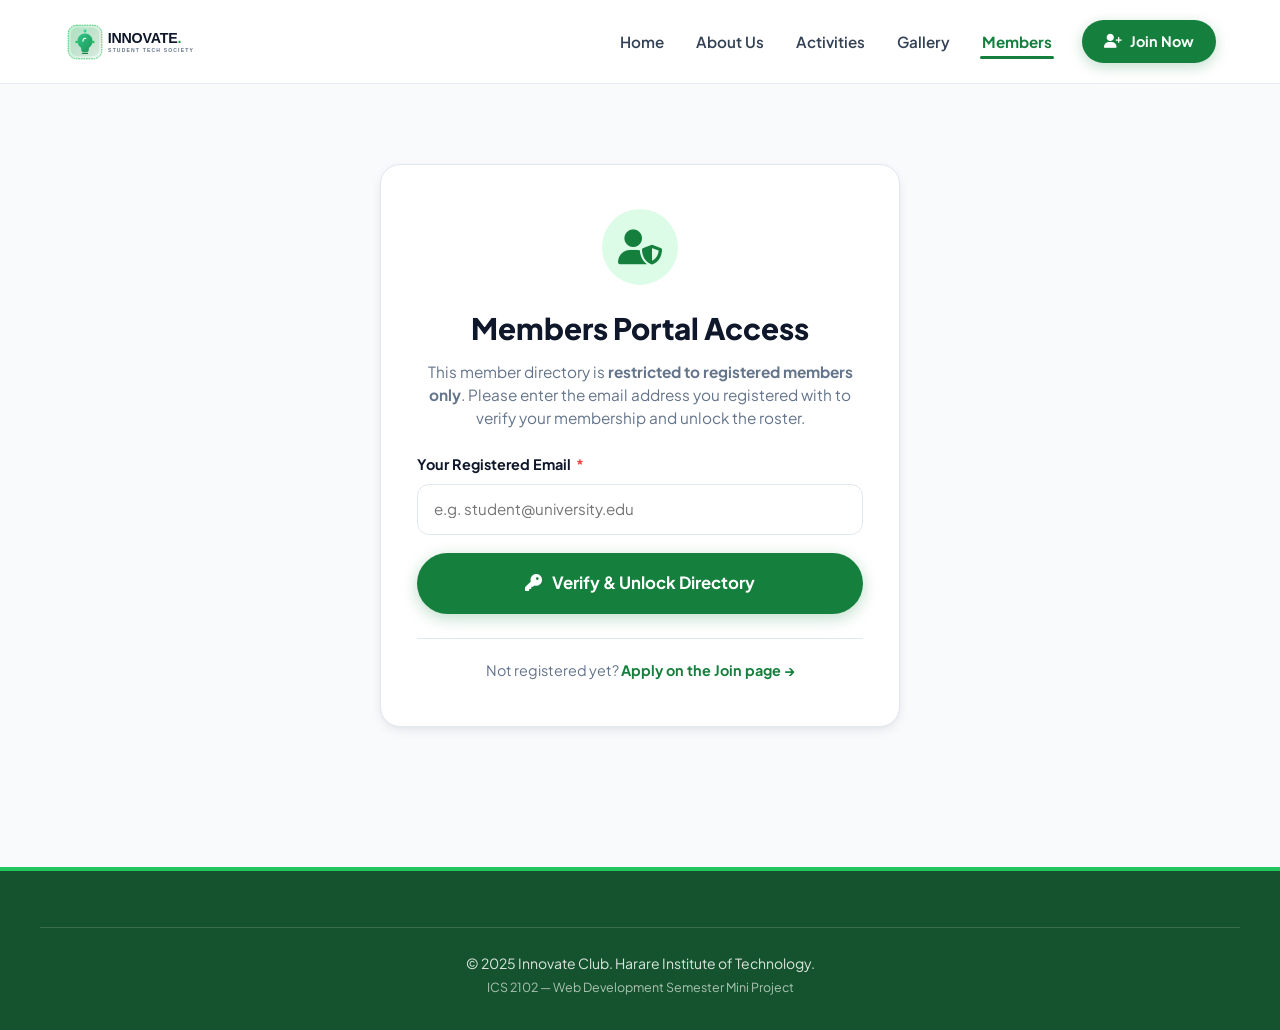
<file: members.html>
<!DOCTYPE html>
<html lang="en">
<head>
  <meta charset="UTF-8">
  <meta name="viewport" content="width=device-width, initial-scale=1.0">
  <title>Club Members Directory — Innovate Club (Members Only)</title>
  <meta name="description" content="Innovate Club Student Member Database and Directory. Restricted to registered members only. Read-only roster.">
  <link rel="icon" type="image/svg+xml" href="images/logo/favicon.svg">
  <link rel="stylesheet" href="https://cdnjs.cloudflare.com/ajax/libs/font-awesome/6.5.1/css/all.min.css">
  <link rel="stylesheet" href="css/style.css">
  <style>
    /* Member Portal Access Gate */
    .auth-gate-box {
      max-width: 520px;
      margin: 40px auto 60px;
      background: #FFFFFF;
      border: 1px solid var(--color-border);
      border-radius: var(--radius-lg);
      padding: 44px 36px;
      text-align: center;
      box-shadow: var(--shadow-md);
    }
    .auth-gate-icon {
      width: 76px;
      height: 76px;
      border-radius: 50%;
      background: var(--color-primary-soft);
      color: var(--color-primary);
      display: flex;
      align-items: center;
      justify-content: center;
      font-size: 2.2rem;
      margin: 0 auto 20px;
    }
    .auth-error-alert {
      background: #FEE2E2;
      border: 1px solid #FCA5A5;
      color: #991B1B;
      padding: 14px 16px;
      border-radius: var(--radius-md);
      margin-bottom: 20px;
      font-size: 0.92rem;
      text-align: left;
      display: none;
      align-items: flex-start;
      gap: 10px;
    }
    
    /* Verified Member Bar */
    .member-session-bar {
      background: #ECFDF5;
      border: 1px solid #A7F3D0;
      border-radius: var(--radius-md);
      padding: 14px 22px;
      display: flex;
      justify-content: space-between;
      align-items: center;
      flex-wrap: wrap;
      gap: 14px;
      margin-bottom: 30px;
    }
    .readonly-badge {
      background: #FEF3C7;
      color: #92400E;
      font-weight: 700;
      font-size: 0.78rem;
      padding: 4px 10px;
      border-radius: 999px;
      display: inline-flex;
      align-items: center;
      gap: 5px;
    }

    /* KPI and Roster Layout */
    .stats-row {
      display: grid;
      grid-template-columns: repeat(auto-fit, minmax(220px, 1fr));
      gap: 20px;
      margin-bottom: 36px;
    }
    .kpi-card {
      background: #FFFFFF;
      border: 1px solid var(--color-border);
      border-radius: var(--radius-md);
      padding: 22px 20px;
      display: flex;
      align-items: center;
      gap: 16px;
      box-shadow: var(--shadow-sm);
    }
    .kpi-icon {
      width: 52px;
      height: 52px;
      border-radius: 14px;
      display: flex;
      align-items: center;
      justify-content: center;
      font-size: 1.4rem;
      flex-shrink: 0;
    }
    .kpi-val {
      font-size: 1.75rem;
      font-weight: 800;
      color: var(--color-text-main);
      line-height: 1.1;
    }
    .kpi-lbl {
      font-size: 0.82rem;
      font-weight: 600;
      color: var(--color-text-muted);
      text-transform: uppercase;
      letter-spacing: 0.05em;
    }
    .controls-panel {
      background: #FFFFFF;
      border: 1px solid var(--color-border);
      border-radius: var(--radius-md);
      padding: 18px 20px;
      margin-bottom: 24px;
      display: flex;
      flex-wrap: wrap;
      gap: 16px;
      align-items: center;
      justify-content: space-between;
    }
    .search-box {
      flex: 1 1 280px;
      position: relative;
    }
    .search-box input {
      width: 100%;
      padding: 10px 14px 10px 38px;
      border: 1px solid var(--color-border);
      border-radius: var(--radius-sm);
      font-size: 0.95rem;
      outline: none;
    }
    .search-box input:focus {
      border-color: var(--color-primary);
    }
    .search-box i {
      position: absolute;
      left: 14px;
      top: 50%;
      transform: translateY(-50%);
      color: var(--color-text-muted);
    }
    .filter-group {
      display: flex;
      gap: 12px;
      flex-wrap: wrap;
    }
    .filter-select {
      padding: 10px 14px;
      border: 1px solid var(--color-border);
      border-radius: var(--radius-sm);
      font-size: 0.9rem;
      background: #FFFFFF;
      color: var(--color-text-main);
      cursor: pointer;
    }
    .table-responsive {
      background: #FFFFFF;
      border: 1px solid var(--color-border);
      border-radius: var(--radius-lg);
      overflow-x: auto;
      box-shadow: var(--shadow-sm);
    }
    .roster-table {
      width: 100%;
      border-collapse: collapse;
      text-align: left;
    }
    .roster-table th {
      background: #F8FAFC;
      padding: 14px 18px;
      font-size: 0.8rem;
      font-weight: 700;
      color: var(--color-text-muted);
      text-transform: uppercase;
      letter-spacing: 0.05em;
      border-bottom: 1px solid var(--color-border);
    }
    .roster-table td {
      padding: 14px 18px;
      border-bottom: 1px solid #F1F5F9;
      font-size: 0.92rem;
      vertical-align: middle;
    }
    .roster-table tr:hover {
      background-color: #F8FAFC;
    }
    .badge-pill {
      display: inline-flex;
      align-items: center;
      gap: 4px;
      padding: 2px 8px;
      border-radius: 999px;
      font-size: 0.72rem;
      font-weight: 700;
    }
    .badge-pill.new {
      background: #DCFCE7;
      color: #15803D;
    }
    .badge-pill.track {
      background: #EEF2FF;
      color: #4338CA;
    }
    .member-avatar {
      width: 36px;
      height: 36px;
      border-radius: 50%;
      background: var(--color-primary-soft);
      color: var(--color-primary);
      display: flex;
      align-items: center;
      justify-content: center;
      font-weight: 800;
      font-size: 0.85rem;
      flex-shrink: 0;
    }
  </style>
</head>
<body style="background-color: var(--color-bg-alt);">

  <!-- Universal Site Header -->
  <header class="site-header">
    <div class="container header-container">
      <a href="index.html" class="brand-link">
        <img src="images/logo/logo.svg" alt="Innovate Club" class="brand-logo" style="height:42px;">
      </a>
      
      <nav class="nav-menu" id="navMenu" aria-label="Main Navigation">
        <ul class="nav-list">
          <li><a href="index.html" class="nav-link">Home</a></li>
          <li><a href="about.html" class="nav-link">About Us</a></li>
          <li><a href="activities.html" class="nav-link">Activities</a></li>
          <li><a href="gallery.html" class="nav-link">Gallery</a></li>
          <li><a href="members.html" class="nav-link active">Members</a></li>
          <li><a href="join.html" class="nav-cta-btn"><i class="fa-solid fa-user-plus"></i> Join Now</a></li>
        </ul>
      </nav>

      <button class="mobile-toggle" id="mobileNavToggle" aria-label="Toggle Navigation">
        <i class="fa-solid fa-bars"></i>
      </button>
    </div>
  </header>

  <main class="main-content" style="padding: 40px 0 80px;">
    <div class="container">

      <!-- ================================================================= -->
      <!-- VIEW 1: LOCKED AUTHENTICATION GATE (Visible if not verified)     -->
      <!-- ================================================================= -->
      <section id="authGateSection" class="auth-gate-box">
        <div class="auth-gate-icon">
          <i class="fa-solid fa-user-shield"></i>
        </div>
        <h2 style="font-size: 1.85rem; font-weight:800; color:var(--color-text-main); margin-bottom: 8px;">
          Members Portal Access
        </h2>
        <p style="color:var(--color-text-muted); font-size: 0.96rem; margin-bottom: 24px; line-height: 1.5;">
          This member directory is <strong>restricted to registered members only</strong>. Please enter the email address you registered with to verify your membership and unlock the roster.
        </p>

        <!-- Inline Error Alert -->
        <div id="authErrorAlert" class="auth-error-alert" role="alert">
          <i class="fa-solid fa-triangle-exclamation" style="font-size:1.1rem; flex-shrink:0;"></i>
          <span id="authErrorMessage">Access denied.</span>
        </div>

        <form id="memberLoginForm" novalidate style="text-align: left;">
          <div class="form-group" style="margin-bottom: 18px;">
            <label for="memberEmailInput" class="form-label">Your Registered Email <span class="req">*</span></label>
            <input 
              type="email" 
              id="memberEmailInput" 
              class="form-input" 
              placeholder="e.g. student@university.edu" 
              required
              autocomplete="email"
            >
          </div>

          <button type="submit" class="btn btn-primary btn-lg" id="verifyBtn" style="width: 100%;">
            <i class="fa-solid fa-key"></i> Verify & Unlock Directory
          </button>
        </form>

        <div style="margin-top: 24px; padding-top: 20px; border-top: 1px solid var(--color-border); font-size: 0.9rem; color: var(--color-text-muted);">
          Not registered yet? <a href="join.html" style="color: var(--color-primary); font-weight: 700;">Apply on the Join page &rarr;</a>
        </div>
      </section>

      <!-- ================================================================= -->
      <!-- VIEW 2: UNLOCKED MEMBER DIRECTORY (Visible ONLY after login)      -->
      <!-- ================================================================= -->
      <section id="directorySection" style="display: none;">
        
        <!-- Verified Member Status Banner -->
        <div class="member-session-bar">
          <div style="display:flex; align-items:center; gap:12px;">
            <i class="fa-solid fa-circle-check" style="font-size:1.6rem; color:#059669;"></i>
            <div>
              <strong style="color:#065F46; font-size:1rem;" id="sessionMemberName">Verified Member</strong>
              <div style="font-size:0.85rem; color:#047857;" id="sessionMemberEmail">signed in</div>
            </div>
          </div>

          <div style="display:flex; align-items:center; gap:12px; flex-wrap:wrap;">
            <span class="readonly-badge">
              <i class="fa-solid fa-shield-halved"></i> Read-Only Roster (Editing Disabled)
            </span>
            <button id="lockDirectoryBtn" class="btn btn-secondary btn-sm" style="padding:6px 14px; font-size:0.85rem;">
              <i class="fa-solid fa-arrow-right-from-bracket"></i> Lock Directory
            </button>
          </div>
        </div>

        <!-- Directory Header -->
        <div style="display:flex; justify-content:space-between; align-items:center; flex-wrap:wrap; gap:16px; margin-bottom:28px;">
          <div>
            <h1 style="font-size: 2.1rem; font-weight:800; color:var(--color-text-main); margin-bottom:4px;">
              Club Members Directory
            </h1>
            <p style="color:var(--color-text-muted); font-size:1rem;">
              Confirmed student members in Innovate Club.
            </p>
          </div>
          
          <div style="display:flex; gap:12px; flex-wrap:wrap;">
            <button id="exportCsvBtn" class="btn btn-secondary btn-sm">
              <i class="fa-solid fa-file-csv"></i> Export CSV
            </button>
            <a href="join.html" class="btn btn-primary btn-sm">
              <i class="fa-solid fa-plus"></i> New Application
            </a>
          </div>
        </div>

        <!-- KPI Cards -->
        <div class="stats-row">
          <div class="kpi-card">
            <div class="kpi-icon" style="background:var(--color-primary-soft); color:var(--color-primary);">
              <i class="fa-solid fa-users"></i>
            </div>
            <div>
              <div class="kpi-val" id="kpiTotal">0</div>
              <div class="kpi-lbl">Total Registered</div>
            </div>
          </div>

          <div class="kpi-card">
            <div class="kpi-icon" style="background:#FEF3C7; color:#D97706;">
              <i class="fa-solid fa-bolt"></i>
            </div>
            <div>
              <div class="kpi-val" id="kpiNew">0</div>
              <div class="kpi-lbl">New Members</div>
            </div>
          </div>

          <div class="kpi-card">
            <div class="kpi-icon" style="background:#EEF2FF; color:#4F46E5;">
              <i class="fa-solid fa-graduation-cap"></i>
            </div>
            <div>
              <div class="kpi-val" style="font-size:1.2rem;" id="kpiDept">—</div>
              <div class="kpi-lbl">Leading Department</div>
            </div>
          </div>

          <div class="kpi-card">
            <div class="kpi-icon" style="background:#FCE7F3; color:#DB2777;">
              <i class="fa-solid fa-code"></i>
            </div>
            <div>
              <div class="kpi-val" style="font-size:1.15rem;" id="kpiTrack">—</div>
              <div class="kpi-lbl">Top Interest Track</div>
            </div>
          </div>
        </div>

        <!-- Search & Filter Controls -->
        <div class="controls-panel">
          <div class="search-box">
            <i class="fa-solid fa-magnifying-glass"></i>
            <input type="text" id="memberSearch" placeholder="Search by name, email, or reference number...">
          </div>

          <div class="filter-group">
            <select id="courseFilter" class="filter-select">
              <option value="all">All Departments</option>
              <option value="Computer Science">Computer Science</option>
              <option value="Information Technology">Information Technology</option>
              <option value="Software Engineering">Software Engineering</option>
              <option value="Electrical Engineering">Electrical Engineering</option>
              <option value="Data Science">Data Science</option>
            </select>

            <select id="trackFilter" class="filter-select">
              <option value="all">All Tracks</option>
              <option value="Web Development">Web Development</option>
              <option value="AI">AI & Machine Learning</option>
              <option value="Mobile">Mobile Apps</option>
              <option value="Cybersecurity">Cybersecurity & Cloud</option>
              <option value="UI/UX">UI/UX Design</option>
            </select>
          </div>
        </div>

        <!-- Read-Only Members Table -->
        <div class="table-responsive">
          <table class="roster-table">
            <thead>
              <tr>
                <th>Member</th>
                <th>Reference ID</th>
                <th>Contact Details</th>
                <th>Department / Degree</th>
                <th>Year</th>
                <th>Track</th>
                <th>Date Joined</th>
                <th>Status</th>
              </tr>
            </thead>
            <tbody id="membersTableBody">
              <!-- Rendered via JS -->
            </tbody>
          </table>
        </div>

      </section>

    </div>
  </main>

  <footer class="site-footer">
    <div class="container footer-bottom">
      <p>&copy; 2025 Innovate Club. Harare Institute of Technology.</p>
      <p class="footer-course-tag">ICS 2102 — Web Development Semester Mini Project</p>
    </div>
  </footer>

  <script src="js/script.js"></script>
  <script>
    document.addEventListener('DOMContentLoaded', () => {
      initProtectedMembersPortal();
    });

    function initProtectedMembersPortal() {
      const authGateSection = document.getElementById('authGateSection');
      const directorySection = document.getElementById('directorySection');
      const loginForm = document.getElementById('memberLoginForm');
      const emailInput = document.getElementById('memberEmailInput');
      const verifyBtn = document.getElementById('verifyBtn');
      const errorAlert = document.getElementById('authErrorAlert');
      const errorMessage = document.getElementById('authErrorMessage');
      const lockDirectoryBtn = document.getElementById('lockDirectoryBtn');

      const sessionMemberName = document.getElementById('sessionMemberName');
      const sessionMemberEmail = document.getElementById('sessionMemberEmail');

      const tableBody = document.getElementById('membersTableBody');
      const searchInput = document.getElementById('memberSearch');
      const courseFilter = document.getElementById('courseFilter');
      const trackFilter = document.getElementById('trackFilter');
      const exportBtn = document.getElementById('exportCsvBtn');

      const kpiTotal = document.getElementById('kpiTotal');
      const kpiNew = document.getElementById('kpiNew');
      const kpiDept = document.getElementById('kpiDept');
      const kpiTrack = document.getElementById('kpiTrack');

      // Seed fallback members
      const seedMembers = [
        {
          id: 'INN-00001',
          fullname: 'Alex Kiprono',
          email: 'alex.kip@strathmore.edu',
          phone: '+254 712 345 678',
          course: 'Computer Science',
          year_of_study: 'Year 2',
          interest: 'Web Development',
          created_at: '2025-09-01T10:00:00Z',
          isRecent: false
        },
        {
          id: 'INN-00002',
          fullname: 'Faith Muthoni',
          email: 'faith.m@uonbi.ac.ke',
          phone: '+254 723 456 789',
          course: 'Software Engineering',
          year_of_study: 'Year 3',
          interest: 'AI & Machine Learning',
          created_at: '2025-09-08T12:00:00Z',
          isRecent: false
        },
        {
          id: 'INN-00003',
          fullname: 'Brian Ochieng',
          email: 'brian.och@jkuat.ac.ke',
          phone: '+254 734 567 890',
          course: 'Information Technology',
          year_of_study: 'Year 1',
          interest: 'Cybersecurity & Cloud',
          created_at: '2025-09-15T09:30:00Z',
          isRecent: false
        }
      ];

      let allMembers = [];

      // Check for active session in sessionStorage
      const existingSession = sessionStorage.getItem('innovate_club_member_session');
      if (existingSession) {
        try {
          const sessionUser = JSON.parse(existingSession);
          unlockDirectory(sessionUser);
        } catch (e) {
          sessionStorage.removeItem('innovate_club_member_session');
          lockDirectory();
        }
      } else {
        lockDirectory();
      }

      // Verification / Login submit handler
      loginForm.addEventListener('submit', async (e) => {
        e.preventDefault();
        hideError();

        const inputEmail = emailInput.value.trim().toLowerCase();
        if (!inputEmail) {
          showError('Please enter your registered email address.');
          return;
        }

        verifyBtn.disabled = true;
        verifyBtn.innerHTML = '<i class="fa-solid fa-spinner fa-spin"></i> Verifying Membership...';

        try {
          // 1. Try PHP Backend verification
          let verifiedMember = null;
          try {
            const res = await fetch(`php/members.php?action=verify&email=${encodeURIComponent(inputEmail)}`);
            if (res.ok) {
              const result = await res.json();
              if (result.status === 'success' && result.member) {
                verifiedMember = result.member;
              }
            }
          } catch (netErr) {
            console.log('Static preview mode; checking client-side records.');
          }

          // 2. If PHP not running, check localStorage submissions & seed members
          if (!verifiedMember) {
            const localSubmissions = JSON.parse(localStorage.getItem('innovate_club_submissions') || '[]');
            const foundLocal = localSubmissions.find(s => s.email && s.email.trim().toLowerCase() === inputEmail);
            if (foundLocal) {
              verifiedMember = {
                fullname: foundLocal.name || foundLocal.fullname,
                email: foundLocal.email,
                id: foundLocal.id
              };
            } else {
              const foundSeed = seedMembers.find(s => s.email.toLowerCase() === inputEmail);
              if (foundSeed) {
                verifiedMember = foundSeed;
              }
            }
          }

          // 3. Grant access or reject
          if (verifiedMember) {
            sessionStorage.setItem('innovate_club_member_session', JSON.stringify(verifiedMember));
            unlockDirectory(verifiedMember);
          } else {
            showError(`Access denied: The email "${inputEmail}" was not found in our membership records. Only registered accounts can view this directory.`);
          }

        } catch (err) {
          showError('An error occurred during verification. Please try again.');
        } finally {
          verifyBtn.disabled = false;
          verifyBtn.innerHTML = '<i class="fa-solid fa-key"></i> Verify & Unlock Directory';
        }
      });

      // Sign Out / Lock directory
      lockDirectoryBtn.addEventListener('click', () => {
        sessionStorage.removeItem('innovate_club_member_session');
        // Notify PHP backend logout
        fetch('php/members.php?action=logout&ajax=1').catch(() => {});
        lockDirectory();
      });

      function showError(msg) {
        errorMessage.textContent = msg;
        errorAlert.style.display = 'flex';
      }

      function hideError() {
        errorAlert.style.display = 'none';
      }

      function lockDirectory() {
        authGateSection.style.display = 'block';
        directorySection.style.display = 'none';
        emailInput.value = '';
      }

      async function unlockDirectory(member) {
        authGateSection.style.display = 'none';
        directorySection.style.display = 'block';

        sessionMemberName.textContent = 'Verified Member: ' + (member.fullname || member.name || 'Student');
        sessionMemberEmail.textContent = 'Signed in with ' + (member.email || '');

        await loadMembersData(member.email);
      }

      async function loadMembersData(authEmail) {
        allMembers = [];

        // 1. Try to fetch from backend PHP API with auth
        try {
          const res = await fetch(`php/members.php?action=api&auth_email=${encodeURIComponent(authEmail || '')}`);
          if (res.ok) {
            const result = await res.json();
            if (result.status === 'success' && Array.isArray(result.data) && result.data.length > 0) {
              allMembers = result.data.map(item => ({
                id: item.id ? ('INN-' + String(item.id).padStart(5, '0')) : 'INN-00000',
                fullname: item.fullname,
                email: item.email,
                phone: item.phone,
                course: item.course,
                year_of_study: item.year_of_study || 'Year 1',
                interest: item.interest || 'General Tech',
                created_at: item.created_at || new Date().toISOString(),
                isRecent: isRecentDate(item.created_at)
              }));
            }
          }
        } catch (e) {
          console.log('Static preview mode; loading offline submissions.');
        }

        // 2. If backend empty/offline, load from localStorage + seed
        if (allMembers.length === 0) {
          const localSubmissions = JSON.parse(localStorage.getItem('innovate_club_submissions') || '[]');
          const localFormatted = localSubmissions.map(item => ({
            id: item.id || 'INN-NEW',
            fullname: item.name || item.fullname,
            email: item.email,
            phone: item.phone,
            course: item.course,
            year_of_study: item.year || item.year_of_study || 'Year 1',
            interest: item.interest || 'General Tech',
            created_at: item.date || new Date().toISOString(),
            isRecent: true
          }));

          allMembers = [...localFormatted, ...seedMembers];
        }

        updateKPIs(allMembers);
        renderTable(allMembers);
      }

      function isRecentDate(dateStr) {
        if (!dateStr) return true;
        const diffMs = Date.now() - new Date(dateStr).getTime();
        return diffMs < 1000 * 60 * 60 * 24 * 7;
      }

      function updateKPIs(data) {
        kpiTotal.textContent = data.length;
        kpiNew.textContent = data.filter(m => m.isRecent).length;

        const deptCounts = {};
        const trackCounts = {};
        data.forEach(m => {
          if (m.course) deptCounts[m.course] = (deptCounts[m.course] || 0) + 1;
          if (m.interest) trackCounts[m.interest] = (trackCounts[m.interest] || 0) + 1;
        });

        const topD = Object.entries(deptCounts).sort((a,b) => b[1] - a[1])[0];
        const topT = Object.entries(trackCounts).sort((a,b) => b[1] - a[1])[0];

        kpiDept.textContent = topD ? topD[0].replace('BSc. ', '') : '—';
        kpiTrack.textContent = topT ? topT[0].split(' ')[0] : '—';
      }

      function renderTable(data) {
        tableBody.innerHTML = '';
        if (data.length === 0) {
          tableBody.innerHTML = `
            <tr>
              <td colspan="8" style="text-align:center; padding: 48px; color:var(--color-text-muted);">
                <i class="fa-regular fa-folder-open" style="font-size:2rem; margin-bottom:10px; display:block;"></i>
                No member records match your query.
              </td>
            </tr>
          `;
          return;
        }

        data.forEach(m => {
          const initials = (m.fullname || 'M').split(' ').map(n => n[0]).slice(0, 2).join('').toUpperCase();
          const tr = document.createElement('tr');
          const joinDate = m.created_at ? new Date(m.created_at).toLocaleDateString(undefined, { year: 'numeric', month: 'short', day: 'numeric' }) : 'Recently';

          tr.innerHTML = `
            <td>
              <div style="display:flex; align-items:center; gap:12px;">
                <div class="member-avatar">${escapeHtml(initials)}</div>
                <div>
                  <strong style="color:var(--color-text-main); font-size:0.95rem;">${escapeHtml(m.fullname)}</strong>
                  ${m.isRecent ? '<span class="badge-pill new" style="margin-left:6px;"><i class="fa-solid fa-sparkles"></i> NEW</span>' : ''}
                </div>
              </div>
            </td>
            <td>
              <code style="font-family:var(--font-mono); color:var(--color-primary); font-weight:700;">${escapeHtml(m.id)}</code>
            </td>
            <td>
              <div><a href="mailto:${escapeHtml(m.email)}" style="color:var(--color-primary); font-size:0.88rem;"><i class="fa-regular fa-envelope"></i> ${escapeHtml(m.email)}</a></div>
              <div style="font-size:0.82rem; color:var(--color-text-muted); margin-top:2px;"><i class="fa-solid fa-phone"></i> ${escapeHtml(m.phone)}</div>
            </td>
            <td>${escapeHtml(m.course)}</td>
            <td><span style="font-size:0.85rem; color:var(--color-text-muted);">${escapeHtml(m.year_of_study)}</span></td>
            <td><span class="badge-pill track">${escapeHtml(m.interest)}</span></td>
            <td style="color:var(--color-text-muted); font-size:0.85rem;">${escapeHtml(joinDate)}</td>
            <td>
              <span style="display:inline-flex; align-items:center; gap:6px; font-weight:600; color:#15803D; font-size:0.82rem;">
                <span style="width:7px; height:7px; border-radius:50%; background:#22C55E;"></span>
                Active Member
              </span>
            </td>
          `;
          tableBody.appendChild(tr);
        });
      }

      function filterAndRender() {
        const query = searchInput.value.trim().toLowerCase();
        const course = courseFilter.value;
        const track = trackFilter.value;

        const filtered = allMembers.filter(m => {
          const matchesQuery = !query || 
            (m.fullname && m.fullname.toLowerCase().includes(query)) ||
            (m.email && m.email.toLowerCase().includes(query)) ||
            (m.id && m.id.toLowerCase().includes(query));

          const matchesCourse = course === 'all' || (m.course && m.course.includes(course));
          const matchesTrack = track === 'all' || (m.interest && m.interest.includes(track));

          return matchesQuery && matchesCourse && matchesTrack;
        });

        renderTable(filtered);
      }

      // Export CSV (Read-only export)
      if (exportBtn) {
        exportBtn.addEventListener('click', () => {
          if (allMembers.length === 0) return;
          const headers = ['Reference ID', 'Full Name', 'Email', 'Phone', 'Department', 'Year', 'Track', 'Date Joined'];
          const rows = allMembers.map(m => [
            `"${m.id}"`,
            `"${m.fullname}"`,
            `"${m.email}"`,
            `"${m.phone}"`,
            `"${m.course}"`,
            `"${m.year_of_study}"`,
            `"${m.interest}"`,
            `"${m.created_at}"`
          ]);

          const csvContent = 'data:text/csv;charset=utf-8,' + [headers.join(','), ...rows.map(r => r.join(','))].join('\n');
          const encodedUri = encodeURI(csvContent);
          const link = document.createElement('a');
          link.setAttribute('href', encodedUri);
          link.setAttribute('download', 'innovate_club_members_roster.csv');
          document.body.appendChild(link);
          link.click();
          document.body.removeChild(link);
        });
      }

      searchInput.addEventListener('input', filterAndRender);
      courseFilter.addEventListener('change', filterAndRender);
      trackFilter.addEventListener('change', filterAndRender);

      function escapeHtml(str) {
        if (!str) return '';
        return String(str).replace(/[&<>'"]/g, tag => ({
          '&': '&amp;',
          '<': '&lt;',
          '>': '&gt;',
          "'": '&#39;',
          '"': '&quot;'
        }[tag] || tag));
      }
    }
  </script>
</body>
</html>
</file>
<file: css/style.css>
@import url('https://fonts.googleapis.com/css2?family=Plus+Jakarta+Sans:wght@300;400;500;600;700;800&family=Space+Grotesk:wght@500;700&display=swap');

/* --- CSS Root Variables / Design Tokens --- */
:root {
  /* Brand Green Palette (as requested: #2E7D32-style green & white/off-white) */
  --color-primary: #15803D;        /* Rich Forest Green */
  --color-primary-dark: #14532D;   /* Deep Evergreen */
  --color-primary-light: #22C55E;  /* Vibrant Emerald Accent */
  --color-primary-soft: #DCFCE7;   /* Pale Mint */
  --color-primary-tint: #F0FDF4;   /* Soft Background Tint */
  --color-card-bg: #F4F7F5;        /* Soft grey-green card background */

  /* Neutral Tones */
  --color-bg: #FFFFFF;
  --color-bg-alt: #F8FAFC;
  --color-surface: #FFFFFF;
  --color-text-main: #0F172A;      /* Slate 900 */
  --color-text-body: #334155;      /* Slate 700 */
  --color-text-muted: #64748B;     /* Slate 500 */
  --color-text-light: #94A3B8;     /* Slate 400 */
  --color-border: #E2E8F0;
  --color-border-subtle: #F1F5F9;

  /* State & Feedback Colors */
  --color-danger: #EF4444;
  --color-danger-soft: #FEE2E2;
  --color-warning: #F59E0B;
  --color-info: #0284C7;
  --color-success: #10B981;

  /* Typography */
  --font-sans: 'Plus Jakarta Sans', -apple-system, BlinkMacSystemFont, 'Segoe UI', Roboto, sans-serif;
  --font-heading: 'Plus Jakarta Sans', sans-serif;
  --font-mono: 'Space Grotesk', ui-monospace, monospace;

  /* Shadows */
  --shadow-xs: 0 1px 2px 0 rgba(0, 0, 0, 0.05);
  --shadow-sm: 0 2px 4px 0 rgba(15, 23, 42, 0.06);
  --shadow-md: 0 4px 12px -1px rgba(15, 23, 42, 0.08), 0 2px 6px -2px rgba(15, 23, 42, 0.04);
  --shadow-lg: 0 12px 24px -4px rgba(15, 23, 42, 0.1), 0 4px 10px -2px rgba(15, 23, 42, 0.04);
  --shadow-xl: 0 20px 32px -8px rgba(15, 23, 42, 0.12), 0 8px 16px -4px rgba(15, 23, 42, 0.05);
  --shadow-glow: 0 0 20px rgba(34, 197, 94, 0.25);

  /* Radii */
  --radius-sm: 8px;
  --radius-md: 12px;
  --radius-lg: 20px;
  --radius-xl: 28px;
  --radius-full: 9999px;

  /* Transitions */
  --transition-fast: 0.15s ease;
  --transition-normal: 0.25s cubic-bezier(0.16, 1, 0.3, 1);
  --transition-bounce: 0.4s cubic-bezier(0.34, 1.56, 0.64, 1);

  /* Container */
  --max-width: 1200px;
  --header-height: 84px;
}

/* --- Global Reset & Box Sizing --- */
*, *::before, *::after {
  box-sizing: border-box;
  margin: 0;
  padding: 0;
}

html {
  scroll-behavior: smooth;
  font-size: 16px;
  -webkit-font-smoothing: antialiased;
}

body {
  font-family: var(--font-sans);
  color: var(--color-text-body);
  background-color: var(--color-bg);
  line-height: 1.6;
  min-height: 100vh;
  display: flex;
  flex-direction: column;
  overflow-x: hidden;
}

img, picture, svg, video {
  max-width: 100%;
  display: block;
}

input, button, textarea, select {
  font: inherit;
}

a {
  color: inherit;
  text-decoration: none;
  transition: color var(--transition-fast);
}

ul, ol {
  list-style: none;
}

/* --- Layout Utility Classes --- */
.container {
  width: 100%;
  max-width: var(--max-width);
  margin-left: auto;
  margin-right: auto;
  padding-left: 24px;
  padding-right: 24px;
}

.main-content {
  flex: 1 0 auto;
}

.section {
  padding: 72px 0;
}

.section-alt {
  background-color: var(--color-bg-alt);
}

.section-tint {
  background-color: var(--color-primary-tint);
}

/* --- Section Headings with Green Underline Accent --- */
.page-header {
  text-align: center;
  padding: 56px 0 32px;
  position: relative;
}

.page-title {
  font-family: var(--font-heading);
  font-size: 2.75rem;
  font-weight: 800;
  color: var(--color-text-main);
  letter-spacing: -0.03em;
  position: relative;
  display: inline-block;
  margin-bottom: 14px;
}



.page-subtitle {
  font-size: 1.125rem;
  color: var(--color-text-muted);
  max-width: 640px;
  margin: 12px auto 0;
  line-height: 1.6;
}

.section-header {
  margin-bottom: 48px;
  text-align: center;
}

.section-title {
  font-size: 2rem;
  font-weight: 700;
  color: var(--color-text-main);
  letter-spacing: -0.02em;
  position: relative;
  display: inline-block;
  margin-bottom: 12px;
}

.section-title.with-accent::after {
  content: "";
  position: absolute;
  bottom: -6px;
  left: 50%;
  transform: translateX(-50%);
  width: 50px;
  height: 3.5px;
  background: var(--color-primary);
  border-radius: var(--radius-full);
}

.section-desc {
  font-size: 1.05rem;
  color: var(--color-text-muted);
  max-width: 580px;
  margin: 0 auto;
}

/* --- Typography Accents --- */
.highlight-green {
  color: var(--color-primary);
}

.text-gradient {
  background: linear-gradient(135deg, var(--color-primary) 0%, var(--color-primary-light) 100%);
  -webkit-background-clip: text;
  -webkit-text-fill-color: transparent;
}

/* ==========================================================================
   Header & Navigation
   ========================================================================== */
.site-header {
  position: sticky;
  top: 0;
  z-index: 1000;
  background-color: rgba(255, 255, 255, 0.94);
  backdrop-filter: blur(12px);
  -webkit-backdrop-filter: blur(12px);
  border-bottom: 1px solid rgba(226, 232, 240, 0.8);
  height: var(--header-height);
  transition: all var(--transition-normal);
}

.site-header.scrolled {
  box-shadow: var(--shadow-sm);
  height: 72px;
}

.header-container {
  display: flex;
  align-items: center;
  justify-content: space-between;
  height: 100%;
}

.brand-link {
  display: flex;
  align-items: center;
  gap: 12px;
  font-weight: 800;
  font-size: 1.4rem;
  color: var(--color-text-main);
  letter-spacing: -0.03em;
}

.brand-logo {
  height: 44px;
  width: auto;
  transition: transform var(--transition-bounce);
}

.brand-link:hover .brand-logo {
  transform: rotate(-6deg) scale(1.05);
}

.brand-name {
  font-size: 1.35rem;
  font-weight: 800;
  color: var(--color-text-main);
  display: flex;
  flex-direction: column;
  line-height: 1.1;
}

.brand-name span:first-child {
  letter-spacing: -0.02em;
}

.brand-name .brand-sub {
  font-size: 0.68rem;
  font-weight: 600;
  color: var(--color-text-muted);
  letter-spacing: 0.12em;
  text-transform: uppercase;
}

.nav-menu {
  display: flex;
  align-items: center;
  gap: 32px;
}

.nav-list {
  display: flex;
  align-items: center;
  gap: 28px;
}

.nav-link {
  font-weight: 600;
  font-size: 0.95rem;
  color: var(--color-text-body);
  position: relative;
  padding: 8px 2px;
  transition: color var(--transition-fast);
}

.nav-link:hover {
  color: var(--color-primary);
}

/* Active Nav Link in Green with Underline (Mockup requirement) */
.nav-link.active {
  color: var(--color-primary);
  font-weight: 700;
}

.nav-link.active::after {
  content: "";
  position: absolute;
  bottom: 0;
  left: 0;
  width: 100%;
  height: 3px;
  background-color: var(--color-primary);
  border-radius: var(--radius-full);
}

.nav-cta-btn {
  background: var(--color-primary);
  color: #FFFFFF !important;
  font-weight: 700;
  font-size: 0.9rem;
  padding: 10px 22px;
  border-radius: var(--radius-full);
  display: inline-flex;
  align-items: center;
  gap: 8px;
  box-shadow: 0 4px 14px rgba(21, 128, 61, 0.25);
  transition: all var(--transition-normal);
}

.nav-cta-btn:hover {
  background: var(--color-primary-dark);
  transform: translateY(-2px);
  box-shadow: 0 6px 18px rgba(21, 128, 61, 0.35);
}

.nav-cta-btn.active {
  background: var(--color-primary-dark);
  box-shadow: 0 0 0 3px rgba(34, 197, 94, 0.35);
}

.nav-cta-btn.active::after {
  display: none;
}

/* Mobile Toggle */
.mobile-toggle {
  display: none;
  background: none;
  border: none;
  font-size: 1.5rem;
  color: var(--color-text-main);
  cursor: pointer;
  padding: 6px;
  border-radius: var(--radius-sm);
  transition: background-color var(--transition-fast);
}

.mobile-toggle:hover {
  background-color: var(--color-border-subtle);
}

/* ==========================================================================
   Buttons & Interactive Elements
   ========================================================================== */
.btn {
  display: inline-flex;
  align-items: center;
  justify-content: center;
  gap: 10px;
  font-weight: 700;
  font-size: 0.975rem;
  padding: 13px 28px;
  border-radius: var(--radius-full);
  border: 2px solid transparent;
  cursor: pointer;
  transition: all var(--transition-normal);
  text-align: center;
}

.btn-primary {
  background-color: var(--color-primary);
  color: #FFFFFF;
  box-shadow: 0 4px 16px rgba(21, 128, 61, 0.28);
}

.btn-primary:hover {
  background-color: var(--color-primary-dark);
  transform: translateY(-2px);
  box-shadow: 0 8px 22px rgba(21, 128, 61, 0.38);
}

.btn-secondary {
  background-color: transparent;
  color: var(--color-text-main);
  border-color: var(--color-border);
}

.btn-secondary:hover {
  border-color: var(--color-primary);
  color: var(--color-primary);
  background-color: var(--color-primary-tint);
  transform: translateY(-2px);
}

.btn-white {
  background-color: #FFFFFF;
  color: var(--color-primary);
  box-shadow: var(--shadow-md);
}

.btn-white:hover {
  background-color: var(--color-primary-tint);
  transform: translateY(-2px);
}

.btn-sm {
  padding: 8px 18px;
  font-size: 0.875rem;
}

.btn-lg {
  padding: 15px 34px;
  font-size: 1.05rem;
}

/* ==========================================================================
   Home Page Styles
   ========================================================================== */
.hero-section {
  padding: 64px 0 80px;
  position: relative;
  overflow: hidden;
}

.hero-grid {
  display: grid;
  grid-template-columns: 1fr 1fr;
  align-items: center;
  gap: 48px;
}

.hero-content {
  max-width: 560px;
}



.hero-pill {
  display: inline-flex;
  align-items: center;
  gap: 8px;
  background-color: var(--color-primary-soft);
  color: var(--color-primary-dark);
  font-size: 0.85rem;
  font-weight: 700;
  padding: 6px 14px;
  border-radius: var(--radius-full);
  margin-bottom: 24px;
}

.hero-pill i {
  color: var(--color-primary);
}

/* Large bold headline, one word per line, last word in green */
.hero-headline {
  font-size: 4rem;
  line-height: 1.08;
  font-weight: 800;
  color: var(--color-text-main);
  letter-spacing: -0.04em;
  margin-bottom: 24px;
  
}
/* Innovate & Connect Animation */
.hero-headline span {
    display: block;
    opacity: 0;
    animation: headlineReveal 1s ease-out forwards;
}

.hero-headline span:nth-child(1) {
    animation-delay: 0.2s;
}

.hero-headline span:nth-child(2) {
    animation-delay: 0.6s;
}

@keyframes headlineReveal {
    from {
        opacity: 0;
        transform: translateY(35px);
    }

    to {
        opacity: 1;
        transform: translateY(0);
    }
}

.hero-intro {
  font-size: 1.15rem;
  color: var(--color-text-muted);
  line-height: 1.7;
  margin-bottom: 32px;
}

.hero-cta-group {
  display: flex;
  align-items: center;
  flex-wrap: wrap;
  gap: 16px;
  margin-bottom: 36px;
}

.hero-stats-row {
  display: flex;
  align-items: center;
  gap: 32px;
  padding-top: 24px;
  border-top: 1px solid var(--color-border);
}

.stat-item {
  display: flex;
  flex-direction: column;
}

.stat-number {
  font-size: 1.6rem;
  font-weight: 800;
  color: var(--color-text-main);
  line-height: 1.1;
  font-family: var(--font-mono);
}

.stat-label {
  font-size: 0.8rem;
  color: var(--color-text-muted);
  font-weight: 500;
}

.hero-visual {
  position: relative;
}

.hero-image-card {
  position: relative;
  border-radius: var(--radius-xl);
  overflow: hidden;
  box-shadow: var(--shadow-xl);
  border: 1px solid var(--color-border);
  background-color: var(--color-surface);
}

.hero-image-card img {
  width: 100%;
  height: 480px;
  object-fit: cover;
  transition: transform 0.6s ease;
}

.hero-image-card:hover img {
  transform: scale(1.03);
}

.hero-floating-badge {
  position: absolute;
  bottom: 24px;
  left: 24px;
  background: rgba(255, 255, 255, 0.95);
  backdrop-filter: blur(10px);
  padding: 14px 20px;
  border-radius: var(--radius-md);
  box-shadow: var(--shadow-lg);
  border: 1px solid rgba(226, 232, 240, 0.8);
  display: flex;
  align-items: center;
  gap: 14px;
  max-width: 280px;
  animation: floatBadge 3.5s ease-in-out infinite alternate;
}

@keyframes floatBadge {
  0% { transform: translateY(0); }
  100% { transform: translateY(-8px); }
}

.floating-icon {
  width: 44px;
  height: 44px;
  border-radius: var(--radius-sm);
  background-color: var(--color-primary-soft);
  color: var(--color-primary);
  display: flex;
  align-items: center;
  justify-content: center;
  font-size: 1.25rem;
  flex-shrink: 0;
}

.floating-text strong {
  display: block;
  font-size: 0.9rem;
  color: var(--color-text-main);
}

.floating-text span {
  font-size: 0.78rem;
  color: var(--color-text-muted);
}

/* --- Row of 3 Info Cards (Community / Growth / Impact) --- */
.info-cards-section {
  padding: 40px 0 80px;
}

.info-cards-grid {
  display: grid;
  grid-template-columns: repeat(3, 1fr);
  gap: 28px;
}

.info-card {
  background-color: var(--color-card-bg); /* Soft grey-green card background */
  border-radius: var(--radius-lg);
  padding: 36px 30px;
  border: 1px solid rgba(209, 231, 221, 0.7);
  transition: all var(--transition-normal);
  position: relative;
  overflow: hidden;
}

.info-card::before {
  content: "";
  position: absolute;
  top: 0;
  left: 0;
  right: 0;
  height: 4px;
  background: var(--color-primary);
  opacity: 0;
  transition: opacity var(--transition-fast);
}

.info-card:hover {
  transform: translateY(-6px);
  background-color: #FFFFFF;
  box-shadow: var(--shadow-lg);
  border-color: var(--color-primary-light);
}

.info-card:hover::before {
  opacity: 1;
}

.info-card-icon {
  width: 58px;
  height: 58px;
  border-radius: var(--radius-md);
  background: #FFFFFF;
  color: var(--color-primary);
  display: flex;
  align-items: center;
  justify-content: center;
  font-size: 1.5rem;
  margin-bottom: 22px;
  box-shadow: var(--shadow-xs);
  border: 1px solid rgba(21, 128, 61, 0.15);
  transition: all var(--transition-bounce);
}

.info-card:hover .info-card-icon {
  background-color: var(--color-primary);
  color: #FFFFFF;
  transform: scale(1.1) rotate(4deg);
}

.info-card-title {
  font-size: 1.35rem;
  font-weight: 700;
  color: var(--color-text-main);
  margin-bottom: 12px;
}

.info-card-desc {
  font-size: 0.95rem;
  color: var(--color-text-body);
  line-height: 1.65;
}


/* ==========================================================================
   About Us Page Styles
   ========================================================================== */
.about-hero-grid {
  display: grid;
  grid-template-columns: 1.2fr 0.8fr;
  gap: 48px;
  align-items: start;
  margin-bottom: 64px;
}
/* =================================
   ABOUT US - CINEMATIC ANIMATION
================================= */

.page-header {
    text-align: center;
    overflow: hidden;
}

/* Heading reveal */
.page-title {
    animation: aboutTitleReveal 1s cubic-bezier(0.16, 1, 0.3, 1) both;
}

.page-title span {
    display: inline-block;
    animation: aboutGlow 2s ease-in-out 1s both;
}

/* Animated green underline */
.page-header::after {
    content: "";
    display: block;
    width: 100px;
    height: 6px;
    background: #15803d;
    border-radius: 10px;
    margin: 18px auto 0;
    transform: scaleX(0);
    transform-origin: center;
    animation: underlineReveal 0.8s ease-out 0.6s forwards;
}

/* Slide up and fade in */
@keyframes aboutTitleReveal {
    from {
        opacity: 0;
        transform: translateY(45px);
        filter: blur(8px);
    }

    to {
        opacity: 1;
        transform: translateY(0);
        filter: blur(0);
    }
}

/* Subtle green glow */
@keyframes aboutGlow {
    0% {
        text-shadow: 0 0 0 transparent;
    }

    50% {
        text-shadow: 0 0 18px rgba(21, 128, 61, 0.3);
    }

    100% {
        text-shadow: 0 0 0 transparent;
    }
}

/* Underline expands from the centre */
@keyframes underlineReveal {
    from {
        transform: scaleX(0);
        opacity: 0.4;
    }

    to {
        transform: scaleX(1);
        opacity: 1;
    }
}

/* Accessibility */
@media (prefers-reduced-motion: reduce) {
    .page-title,
    .page-title span,
    .page-header::after {
        animation: none;
        opacity: 1;
        transform: none;
        filter: none;
    }
}
.about-intro-text {
  font-size: 1.15rem;
  line-height: 1.8;
  color: var(--color-text-body);
}

.about-intro-text p {
  margin-bottom: 18px;
}

.card-callout {
  background-color: var(--color-card-bg);
  border-radius: var(--radius-lg);
  padding: 32px;
  border: 1px solid rgba(209, 231, 221, 0.8);
  margin-bottom: 24px;
  position: relative;
}

.card-callout-icon {
  width: 48px;
  height: 48px;
  border-radius: var(--radius-sm);
  background: var(--color-primary);
  color: #FFFFFF;
  display: flex;
  align-items: center;
  justify-content: center;
  font-size: 1.25rem;
  margin-bottom: 16px;
}

.card-callout-title {
  font-size: 1.25rem;
  font-weight: 700;
  color: var(--color-text-main);
  margin-bottom: 10px;
}

.card-callout-desc {
  font-size: 0.95rem;
  color: var(--color-text-body);
  line-height: 1.6;
}

/* Values Grid */
.values-grid {
  display: grid;
  grid-template-columns: repeat(4, 1fr);
  gap: 20px;
  margin-bottom: 64px;
}

.value-item {
  background-color: #FFFFFF;
  border: 1px solid var(--color-border);
  border-radius: var(--radius-md);
  padding: 24px 20px;
  text-align: center;
  transition: all var(--transition-normal);
}

.value-item:hover {
  border-color: var(--color-primary);
  transform: translateY(-4px);
  box-shadow: var(--shadow-md);
}

.value-icon {
  font-size: 1.6rem;
  color: var(--color-primary);
  margin-bottom: 12px;
}

.value-item h4 {
  font-size: 1.05rem;
  font-weight: 700;
  color: var(--color-text-main);
  margin-bottom: 6px;
}

.value-item p {
  font-size: 0.85rem;
  color: var(--color-text-muted);
}

/* Committee Section */
.committee-cards-grid {
  display: grid;
  grid-template-columns: repeat(4, 1fr);
  gap: 24px;
  margin-bottom: 48px;
}

.member-card {
  background: #FFFFFF;
  border: 1px solid var(--color-border);
  border-radius: var(--radius-lg);
  overflow: hidden;
  box-shadow: var(--shadow-sm);
  transition: all var(--transition-normal);
  text-align: center;
}

.member-card:hover {
  transform: translateY(-6px);
  box-shadow: var(--shadow-lg);
  border-color: var(--color-primary-light);
}

.member-avatar-box {
  width: 100%;
  height: 220px;
  overflow: hidden;
  position: relative;
  background-color: var(--color-bg-alt);
}

.member-avatar-box img {
  width: 100%;
  height: 100%;
  object-fit: cover;
  transition: transform 0.5s ease;
}

.member-card:hover .member-avatar-box img {
  transform: scale(1.05);
}

.member-role-badge {
  position: absolute;
  bottom: 12px;
  left: 50%;
  transform: translateX(-50%);
  background: var(--color-primary);
  color: #FFFFFF;
  font-size: 0.75rem;
  font-weight: 700;
  padding: 4px 12px;
  border-radius: var(--radius-full);
  white-space: nowrap;
  box-shadow: var(--shadow-sm);
}

.member-info {
  padding: 20px 16px;
}

.member-name {
  font-size: 1.15rem;
  font-weight: 700;
  color: var(--color-text-main);
  margin-bottom: 4px;
}

.member-course {
  font-size: 0.85rem;
  color: var(--color-text-muted);
  margin-bottom: 14px;
}

.member-socials {
  display: flex;
  align-items: center;
  justify-content: center;
  gap: 12px;
}

.member-socials a {
  width: 32px;
  height: 32px;
  border-radius: 50%;
  background-color: var(--color-bg-alt);
  color: var(--color-text-body);
  display: flex;
  align-items: center;
  justify-content: center;
  font-size: 0.85rem;
  transition: all var(--transition-fast);
}

.member-socials a:hover {
  background-color: var(--color-primary);
  color: #FFFFFF;
}

/* Committee HTML Table (Week 2 Syllabus Requirement) */
.table-wrapper {
  background: #FFFFFF;
  border: 1px solid var(--color-border);
  border-radius: var(--radius-lg);
  overflow-x: auto;
  box-shadow: var(--shadow-sm);
  margin-top: 24px;
}

.custom-table {
  width: 100%;
  border-collapse: collapse;
  text-align: left;
  font-size: 0.95rem;
}

.custom-table th {
  background-color: var(--color-primary-tint);
  color: var(--color-primary-dark);
  font-weight: 700;
  padding: 16px 20px;
  border-bottom: 2px solid var(--color-border);
  white-space: nowrap;
}

.custom-table td {
  padding: 14px 20px;
  border-bottom: 1px solid var(--color-border-subtle);
  color: var(--color-text-body);
  vertical-align: middle;
}

.custom-table tr:last-child td {
  border-bottom: none;
}

.custom-table tr:hover td {
  background-color: #F8FAFC;
}

.table-member-cell {
  display: flex;
  align-items: center;
  gap: 12px;
}

.table-avatar {
  width: 38px;
  height: 38px;
  border-radius: 50%;
  object-fit: cover;
  border: 2px solid var(--color-primary-soft);
}

.role-tag {
  display: inline-block;
  padding: 4px 10px;
  border-radius: var(--radius-full);
  font-size: 0.78rem;
  font-weight: 600;
  background-color: var(--color-primary-soft);
  color: var(--color-primary-dark);
}

/* FAQ Accordion (Week 3 Interactive Feature) */
.faq-section {
  margin-top: 64px;
}

.accordion-container {
  max-width: 800px;
  margin: 0 auto;
}

.accordion-item {
  border: 1px solid var(--color-border);
  border-radius: var(--radius-md);
  margin-bottom: 14px;
  overflow: hidden;
  background-color: #FFFFFF;
  transition: border-color var(--transition-fast);
}

.accordion-item.active {
  border-color: var(--color-primary);
  box-shadow: var(--shadow-sm);
}

.accordion-header {
  width: 100%;
  text-align: left;
  padding: 18px 24px;
  background: none;
  border: none;
  display: flex;
  align-items: center;
  justify-content: space-between;
  font-size: 1.05rem;
  font-weight: 700;
  color: var(--color-text-main);
  cursor: pointer;
  transition: color var(--transition-fast);
}

.accordion-header:hover {
  color: var(--color-primary);
}

.accordion-icon {
  font-size: 1rem;
  color: var(--color-primary);
  transition: transform var(--transition-normal);
}

.accordion-item.active .accordion-icon {
  transform: rotate(180deg);
}

.accordion-body {
  max-height: 0;
  overflow: hidden;
  transition: max-height 0.35s ease-out, padding 0.35s ease-out;
  padding: 0 24px;
  color: var(--color-text-body);
  font-size: 0.95rem;
  line-height: 1.7;
}

.accordion-item.active .accordion-body {
  padding-bottom: 20px;
}

/* ==========================================================================
   Activities & Events Page Styles
   ========================================================================== */
.events-toolbar {
  display: flex;
  align-items: center;
  justify-content: space-between;
  flex-wrap: wrap;
  gap: 20px;
  margin-bottom: 36px;
  padding: 20px;
  background-color: var(--color-bg-alt);
  border: 1px solid var(--color-border);
  border-radius: var(--radius-lg);
}

/* Filter Tabs */
.tabs-group {
  display: flex;
  align-items: center;
  gap: 8px;
  flex-wrap: wrap;
}

.tab-btn {
  background: #FFFFFF;
  border: 1px solid var(--color-border);
  color: var(--color-text-body);
  font-weight: 600;
  font-size: 0.9rem;
  padding: 8px 18px;
  border-radius: var(--radius-full);
  cursor: pointer;
  transition: all var(--transition-fast);
}

.tab-btn:hover {
  border-color: var(--color-primary);
  color: var(--color-primary);
}

.tab-btn.active {
  background-color: var(--color-primary);
  color: #FFFFFF;
  border-color: var(--color-primary);
  box-shadow: 0 2px 8px rgba(21, 128, 61, 0.2);
}

.search-box {
  position: relative;
  min-width: 260px;
}

.search-box input {
  width: 100%;
  padding: 9px 16px 9px 38px;
  border: 1px solid var(--color-border);
  border-radius: var(--radius-full);
  font-size: 0.9rem;
  outline: none;
  background-color: #FFFFFF;
  transition: border-color var(--transition-fast), box-shadow var(--transition-fast);
}

.search-box input:focus {
  border-color: var(--color-primary);
  box-shadow: 0 0 0 3px rgba(34, 197, 94, 0.2);
}

.search-box i {
  position: absolute;
  left: 14px;
  top: 50%;
  transform: translateY(-50%);
  color: var(--color-text-light);
  font-size: 0.9rem;
}

/* Events List Container (Injected dynamically via JS array of objects) */
.events-container {
  display: flex;
  flex-direction: column;
  gap: 18px;
  margin-bottom: 40px;
}

.event-row {
  background: #FFFFFF;
  border: 1px solid var(--color-border);
  border-radius: var(--radius-lg);
  padding: 24px;
  display: flex;
  align-items: center;
  gap: 24px;
  transition: all var(--transition-normal);
  position: relative;
}

.event-row:hover {
  border-color: var(--color-primary);
  box-shadow: var(--shadow-md);
  transform: translateY(-3px);
}

.event-icon-badge {
  width: 64px;
  height: 64px;
  border-radius: var(--radius-md);
  background-color: var(--color-primary-tint);
  border: 1px solid var(--color-primary-soft);
  color: var(--color-primary);
  display: flex;
  flex-direction: column;
  align-items: center;
  justify-content: center;
  flex-shrink: 0;
}

.event-icon-badge i {
  font-size: 1.5rem;
}

.event-details {
  flex: 1 1 auto;
}

.event-meta-top {
  display: flex;
  align-items: center;
  gap: 10px;
  margin-bottom: 6px;
}

.event-category-tag {
  font-size: 0.75rem;
  font-weight: 700;
  text-transform: uppercase;
  letter-spacing: 0.06em;
  padding: 2px 10px;
  border-radius: var(--radius-full);
  background-color: var(--color-primary-soft);
  color: var(--color-primary-dark);
}

.event-status-tag {
  font-size: 0.75rem;
  font-weight: 600;
  padding: 2px 8px;
  border-radius: var(--radius-sm);
}

.event-status-tag.upcoming {
  background-color: #DEF7EC;
  color: #03543F;
}

.event-status-tag.completed {
  background-color: #F3F4F6;
  color: #4B5563;
}

.event-title {
  font-size: 1.25rem;
  font-weight: 700;
  color: var(--color-text-main);
  margin-bottom: 6px;
}

.event-desc {
  font-size: 0.95rem;
  color: var(--color-text-body);
  line-height: 1.5;
  margin-bottom: 10px;
}

.event-meta-footer {
  display: flex;
  align-items: center;
  gap: 20px;
  font-size: 0.85rem;
  color: var(--color-text-muted);
}

.event-meta-footer span {
  display: flex;
  align-items: center;
  gap: 6px;
}

.event-action {
  flex-shrink: 0;
}

.empty-events-state {
  text-align: center;
  padding: 56px 20px;
  color: var(--color-text-muted);
}

.empty-events-state i {
  font-size: 3rem;
  color: var(--color-text-light);
  margin-bottom: 14px;
}

/* ==========================================================================
   Gallery Page Styles
   ========================================================================== */
.gallery-filters {
  display: flex;
  align-items: center;
  justify-content: center;
  gap: 10px;
  flex-wrap: wrap;
  margin-bottom: 40px;
}

.gallery-grid {
  display: grid;
  grid-template-columns: repeat(4, 1fr); /* 2 rows x 4 columns mockup requirement */
  gap: 20px;
  margin-bottom: 48px;
}

.gallery-card {
  position: relative;
  border-radius: var(--radius-md);
  overflow: hidden;
  box-shadow: var(--shadow-sm);
  background-color: var(--color-bg-alt);
  cursor: pointer;
  aspect-ratio: 4 / 3;
}

.gallery-card img {
  width: 100%;
  height: 100%;
  object-fit: cover;
  transition: transform 0.5s ease;
}

.gallery-overlay {
  position: absolute;
  inset: 0;
  background: linear-gradient(to top, rgba(15, 23, 42, 0.85) 0%, rgba(15, 23, 42, 0.2) 60%, transparent 100%);
  display: flex;
  flex-direction: column;
  justify-content: flex-end;
  padding: 20px;
  opacity: 0;
  transition: opacity 0.3s ease;
}

.gallery-card:hover .gallery-overlay {
  opacity: 1;
}

.gallery-card:hover img {
  transform: scale(1.08);
}

.gallery-zoom-icon {
  position: absolute;
  top: 16px;
  right: 16px;
  width: 36px;
  height: 36px;
  background: rgba(255, 255, 255, 0.9);
  color: var(--color-primary);
  border-radius: 50%;
  display: flex;
  align-items: center;
  justify-content: center;
  font-size: 0.9rem;
  box-shadow: var(--shadow-sm);
}

.gallery-title {
  font-size: 1rem;
  font-weight: 700;
  color: #FFFFFF;
  margin-bottom: 4px;
}

.gallery-caption {
  font-size: 0.8rem;
  color: #E2E8F0;
  line-height: 1.4;
}

/* Lightbox Modal (Week 3 Interactive Feature) */
.lightbox-modal {
  position: fixed;
  inset: 0;
  z-index: 2000;
  background-color: rgba(10, 15, 25, 0.94);
  backdrop-filter: blur(10px);
  display: none;
  align-items: center;
  justify-content: center;
  padding: 24px;
  opacity: 0;
  transition: opacity 0.3s ease;
}

.lightbox-modal.active {
  display: flex;
  opacity: 1;
}

.lightbox-content-box {
  position: relative;
  max-width: 900px;
  width: 100%;
  background: #0F172A;
  border-radius: var(--radius-lg);
  overflow: hidden;
  box-shadow: 0 25px 50px -12px rgba(0, 0, 0, 0.6);
  border: 1px solid rgba(255, 255, 255, 0.1);
  display: flex;
  flex-direction: column;
}

.lightbox-image-wrap {
  width: 100%;
  max-height: 560px;
  background: #000;
  display: flex;
  align-items: center;
  justify-content: center;
  overflow: hidden;
}

.lightbox-image-wrap img {
  width: 100%;
  height: 100%;
  max-height: 560px;
  object-fit: contain;
}

.lightbox-footer {
  padding: 20px 24px;
  background: #0F172A;
  color: #FFFFFF;
  display: flex;
  justify-content: space-between;
  align-items: center;
  border-top: 1px solid rgba(255, 255, 255, 0.08);
}

.lightbox-caption-text strong {
  display: block;
  font-size: 1.1rem;
  margin-bottom: 2px;
}

.lightbox-caption-text span {
  font-size: 0.85rem;
  color: #94A3B8;
}

.lightbox-close-btn {
  position: absolute;
  top: 16px;
  right: 16px;
  width: 40px;
  height: 40px;
  border-radius: 50%;
  background: rgba(0, 0, 0, 0.6);
  border: 1px solid rgba(255, 255, 255, 0.2);
  color: #FFFFFF;
  display: flex;
  align-items: center;
  justify-content: center;
  font-size: 1.2rem;
  cursor: pointer;
  z-index: 10;
  transition: all var(--transition-fast);
}

.lightbox-close-btn:hover {
  background: var(--color-danger);
  transform: rotate(90deg);
}

.lightbox-nav-btn {
  position: absolute;
  top: 50%;
  transform: translateY(-50%);
  width: 48px;
  height: 48px;
  border-radius: 50%;
  background: rgba(0, 0, 0, 0.6);
  border: 1px solid rgba(255, 255, 255, 0.2);
  color: #FFFFFF;
  display: flex;
  align-items: center;
  justify-content: center;
  font-size: 1.2rem;
  cursor: pointer;
  transition: all var(--transition-fast);
}

.lightbox-nav-btn:hover {
  background: var(--color-primary);
}

.lightbox-prev {
  left: 16px;
}

.lightbox-next {
  right: 16px;
}

/* ==========================================================================
   Join / Contact Page Styles
   ========================================================================== */
.contact-layout-grid {
  display: grid;
  grid-template-columns: 1.35fr 0.85fr;
  gap: 48px;
  align-items: start;
}

.form-card {
  background: #FFFFFF;
  border: 1px solid var(--color-border);
  border-radius: var(--radius-xl);
  padding: 40px;
  box-shadow: var(--shadow-sm);
}

.form-header-box {
  margin-bottom: 28px;
}

.form-header-box h3 {
  font-size: 1.5rem;
  font-weight: 800;
  color: var(--color-text-main);
  margin-bottom: 6px;
}

.form-header-box p {
  font-size: 0.95rem;
  color: var(--color-text-muted);
}

.form-group {
  margin-bottom: 22px;
}

.form-label {
  display: block;
  font-size: 0.9rem;
  font-weight: 700;
  color: var(--color-text-main);
  margin-bottom: 8px;
}

.form-label .req {
  color: var(--color-danger);
  margin-left: 2px;
}

.form-input,
.form-select,
.form-textarea {
  width: 100%;
  padding: 12px 16px;
  border: 1.5px solid var(--color-border);
  border-radius: var(--radius-md);
  font-size: 0.95rem;
  color: var(--color-text-main);
  background-color: #FFFFFF;
  transition: all var(--transition-fast);
  outline: none;
}

.form-input:focus,
.form-select:focus,
.form-textarea:focus {
  border-color: var(--color-primary);
  box-shadow: 0 0 0 3px rgba(34, 197, 94, 0.2);
}

.form-input.is-invalid,
.form-select.is-invalid,
.form-textarea.is-invalid {
  border-color: var(--color-danger);
  background-color: #FFF5F5;
  animation: shakeInput 0.4s ease;
}

@keyframes shakeInput {
  0%, 100% { transform: translateX(0); }
  20%, 60% { transform: translateX(-6px); }
  40%, 80% { transform: translateX(6px); }
}

.form-error-msg {
  display: none;
  font-size: 0.8rem;
  color: var(--color-danger);
  margin-top: 6px;
  font-weight: 500;
}

.form-error-msg.visible {
  display: flex;
  align-items: center;
  gap: 6px;
}

.form-row {
  display: grid;
  grid-template-columns: 1fr 1fr;
  gap: 18px;
}

.checkbox-group {
  display: flex;
  align-items: flex-start;
  gap: 12px;
  margin: 24px 0 28px;
}

.checkbox-group input[type="checkbox"] {
  width: 18px;
  height: 18px;
  margin-top: 3px;
  accent-color: var(--color-primary);
  cursor: pointer;
}

.checkbox-label {
  font-size: 0.88rem;
  color: var(--color-text-body);
  line-height: 1.5;
}

/* Sidebar Info Card */
.contact-sidebar {
  display: flex;
  flex-direction: column;
  gap: 24px;
}

.info-sidebar-card {
  background-color: var(--color-card-bg); /* Soft grey-green card background */
  border-radius: var(--radius-xl);
  padding: 36px;
  border: 1px solid rgba(209, 231, 221, 0.8);
}

.info-sidebar-title {
  font-size: 1.35rem;
  font-weight: 800;
  color: var(--color-text-main);
  margin-bottom: 20px;
  padding-bottom: 12px;
  border-bottom: 2px solid var(--color-primary-soft);
}

.contact-meta-list {
  display: flex;
  flex-direction: column;
  gap: 18px;
  margin-bottom: 28px;
}

.contact-meta-item {
  display: flex;
  align-items: flex-start;
  gap: 14px;
}

.contact-meta-icon {
  width: 40px;
  height: 40px;
  border-radius: var(--radius-sm);
  background-color: #FFFFFF;
  color: var(--color-primary);
  display: flex;
  align-items: center;
  justify-content: center;
  font-size: 1.1rem;
  box-shadow: var(--shadow-xs);
  flex-shrink: 0;
  border: 1px solid rgba(21, 128, 61, 0.12);
}

.contact-meta-text strong {
  display: block;
  font-size: 0.95rem;
  color: var(--color-text-main);
}

.contact-meta-text span,
.contact-meta-text a {
  font-size: 0.9rem;
  color: var(--color-text-muted);
}

.contact-meta-text a:hover {
  color: var(--color-primary);
}

/* Follow Us Social Icons (Facebook, Instagram, Twitter, LinkedIn CDN) */
.social-section-title {
  font-size: 1.05rem;
  font-weight: 700;
  color: var(--color-text-main);
  margin-bottom: 12px;
}

.social-icons-row {
  display: flex;
  align-items: center;
  gap: 12px;
}

.social-circle-btn {
  width: 42px;
  height: 42px;
  border-radius: 50%;
  background-color: #FFFFFF;
  border: 1px solid rgba(21, 128, 61, 0.2);
  color: var(--color-primary);
  display: flex;
  align-items: center;
  justify-content: center;
  font-size: 1.1rem;
  transition: all var(--transition-bounce);
  box-shadow: var(--shadow-xs);
}

.social-circle-btn:hover {
  background-color: var(--color-primary);
  color: #FFFFFF;
  transform: translateY(-3px) scale(1.08);
  box-shadow: 0 6px 14px rgba(21, 128, 61, 0.25);
}

/* Submission Feedback Banner / Modal */
.form-response-banner {
  display: none;
  padding: 16px 20px;
  border-radius: var(--radius-md);
  margin-bottom: 24px;
  font-size: 0.95rem;
  align-items: center;
  gap: 12px;
}

.form-response-banner.success {
  display: flex;
  background-color: #DEF7EC;
  color: #03543F;
  border: 1px solid #BCF0DA;
}

.form-response-banner.error {
  display: flex;
  background-color: #FDE8E8;
  color: #9B1C1C;
  border: 1px solid #F8B4B4;
}

/* ==========================================================================
   Universal Footer (Solid Green Bar, centered copyright as specified)
   ========================================================================== */
.site-footer {
  background-color: #14532D;       /* Solid deep green bar */
  color: #FFFFFF;
  padding: 56px 0 28px;
  margin-top: auto;
  border-top: 4px solid var(--color-primary-light);
}



.footer-top-grid {
  display: grid;
  grid-template-columns: repeat(3, minmax(0, 1fr));
  gap: 48px;
  align-items: start;
}

.footer-description {
  font-size: 0.88rem;
  color: rgba(255, 255, 255, 0.8);
  margin-bottom: 16px;
}

.footer-institution {
  display: flex;
  flex-direction: column;
  align-items: flex-start;
}

.hit-logo {
  display: block;
  width: min(100%, 220px);
  height: auto;
  object-fit: contain;
  margin-top: 12px;
}

@media (max-width: 700px) {
  .footer-top-grid {
    grid-template-columns: 1fr;
    gap: 32px;
  }
}
.footer-brand h4 {
  font-size: 1.4rem;
  font-weight: 800;
  letter-spacing: -0.02em;
  margin-bottom: 12px;
  color: #FFFFFF;
}

.footer-brand p {
  font-size: 0.9rem;
  color: rgba(255, 255, 255, 0.8);
  line-height: 1.6;
  max-width: 320px;
}

.footer-col h5 {
  font-size: 1rem;
  font-weight: 700;
  color: #FFFFFF;
  margin-bottom: 16px;
  position: relative;
  display: inline-block;
}

.footer-col h5::after {
  content: "";
  position: absolute;
  bottom: -4px;
  left: 0;
  width: 24px;
  height: 2px;
  background-color: var(--color-primary-light);
}

.footer-links {
  display: flex;
  flex-direction: column;
  gap: 10px;
}

.footer-links a {
  font-size: 0.88rem;
  color: rgba(255, 255, 255, 0.78);
  transition: all var(--transition-fast);
  display: inline-flex;
  align-items: center;
  gap: 6px;
}

.footer-links a:hover {
  color: #FFFFFF;
  transform: translateX(4px);
}

.footer-bottom {
  padding-top: 24px;
  border-top: 1px solid rgba(255, 255, 255, 0.15);
  text-align: center;
  font-size: 0.875rem;
  color: rgba(255, 255, 255, 0.85);
}

.footer-bottom p {
  margin-bottom: 4px;
}

.footer-course-tag {
  font-size: 0.78rem;
  color: rgba(255, 255, 255, 0.65);
}

@media (max-width: 1024px) {
  .hero-grid {
    grid-template-columns: 1fr;
    gap: 40px;
  }
  
  .hero-content {
    max-width: 100%;
  }

  .gallery-grid {
    grid-template-columns: repeat(3, 1fr);
  }

  .committee-cards-grid {
    grid-template-columns: repeat(2, 1fr);
  }

  .values-grid {
    grid-template-columns: repeat(2, 1fr);
  }

  .footer-top-grid {
    grid-template-columns: repeat(2, 1fr);
  }
}

@media (max-width: 768px) {
  :root {
    --header-height: 72px;
  }

  .mobile-toggle {
    display: block;
  }

  .nav-menu {
    position: fixed;
    top: var(--header-height);
    left: 0;
    right: 0;
    background: #FFFFFF;
    flex-direction: column;
    padding: 24px;
    border-bottom: 1px solid var(--color-border);
    box-shadow: var(--shadow-xl);
    gap: 20px;
    display: none;
  }

  .nav-menu.open {
    display: flex;
  }

  .nav-list {
    flex-direction: column;
    width: 100%;
    gap: 16px;
  }

  .nav-link {
    display: block;
    width: 100%;
    padding: 10px 0;
    font-size: 1.05rem;
  }

  .nav-cta-btn {
    width: 100%;
    text-align: center;
  }

  .hero-headline {
    font-size: 2.85rem;
  }

  .info-cards-grid {
    grid-template-columns: 1fr;
  }

  .about-hero-grid {
    grid-template-columns: 1fr;
  }

  .contact-layout-grid {
    grid-template-columns: 1fr;
  }

  .gallery-grid {
    grid-template-columns: repeat(2, 1fr);
  }

  .countdown-flex {
    flex-direction: column;
    text-align: center;
  }

  .countdown-meta {
    justify-content: center;
  }

  .event-row {
    flex-direction: column;
    align-items: flex-start;
  }

  .event-action {
    width: 100%;
  }

  .event-action .btn {
    width: 100%;
  }

  .form-row {
    grid-template-columns: 1fr;
  }
}

@media (max-width: 480px) {
  .hero-headline {
    font-size: 2.35rem;
  }

  .hero-stats-row {
    flex-direction: column;
    gap: 16px;
  }

  .gallery-grid {
    grid-template-columns: 1fr;
  }

  .committee-cards-grid {
    grid-template-columns: 1fr;
  }

  .values-grid {
    grid-template-columns: 1fr;
  }

  .footer-top-grid {
    grid-template-columns: 1fr;
  }

  .countdown-timer-group {
    display: grid;
    grid-template-columns: repeat(2, 1fr);
    width: 100%;
  }
}
</file>
